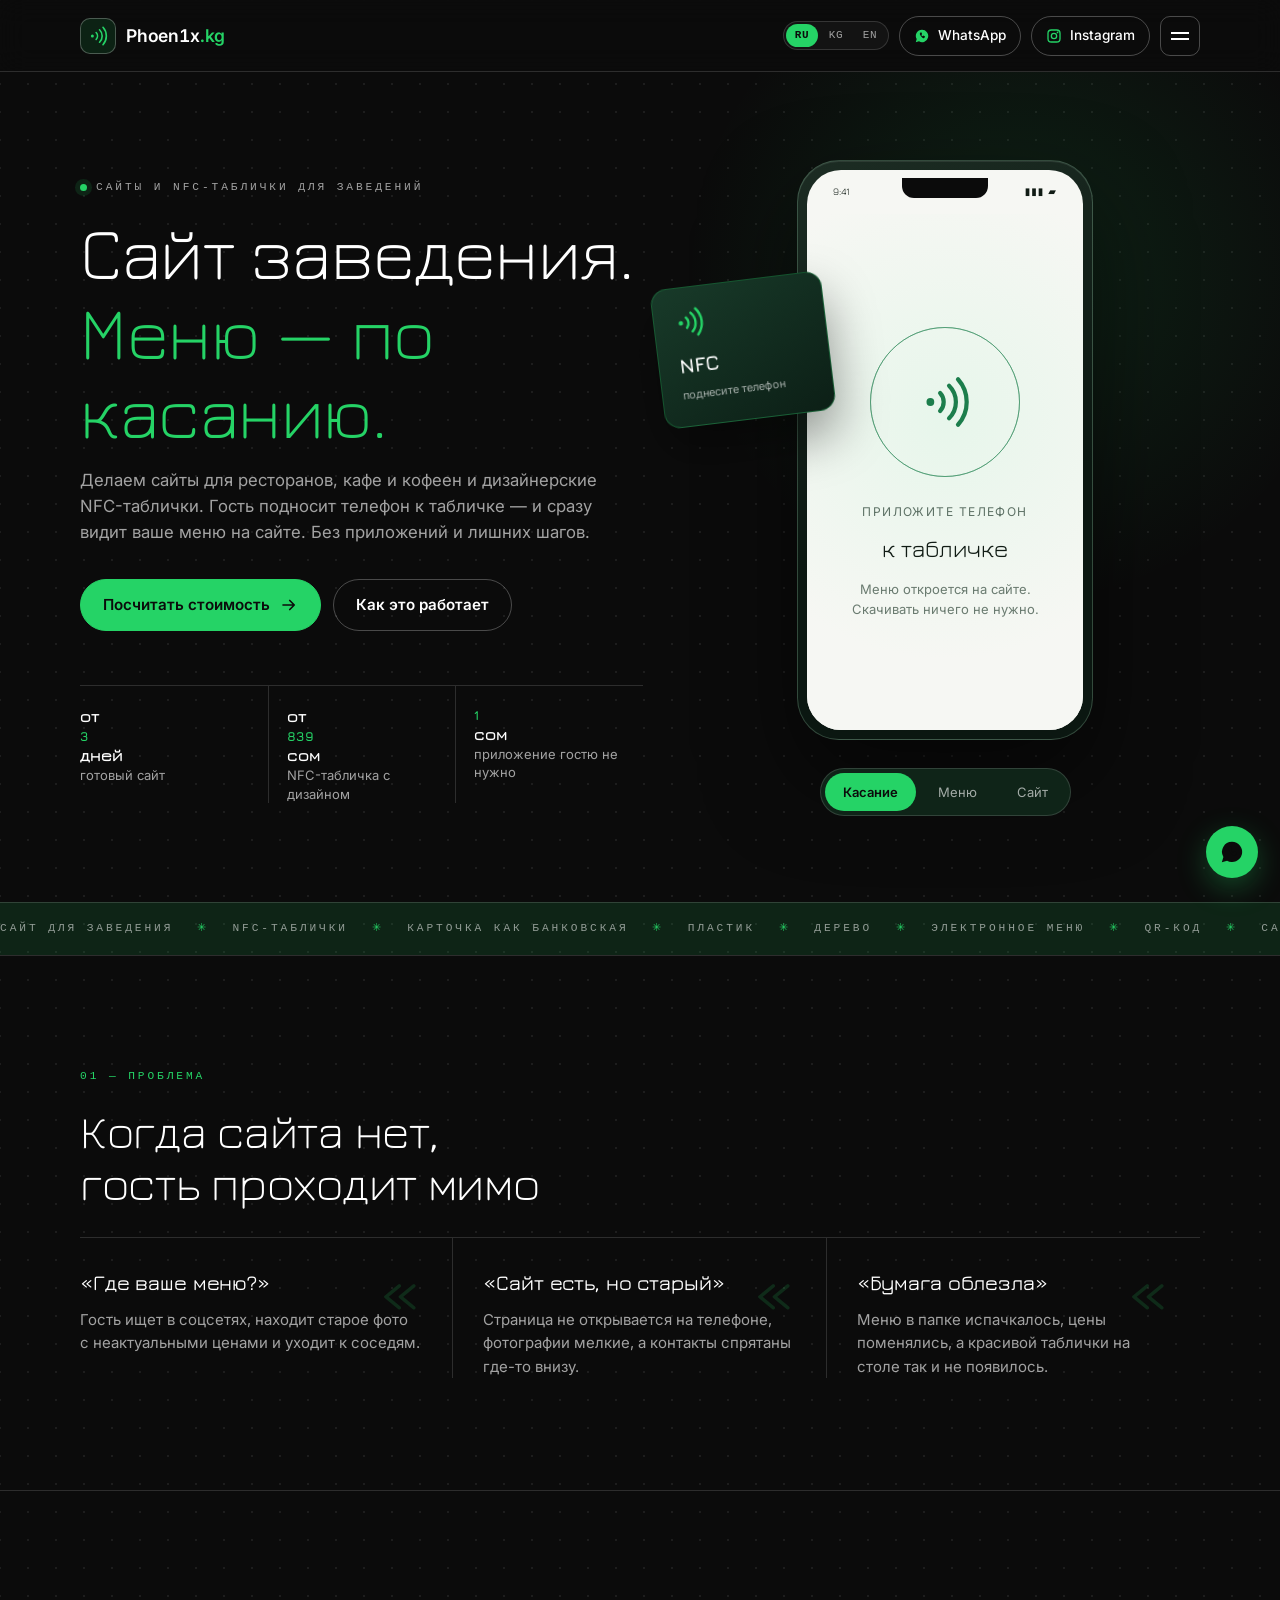
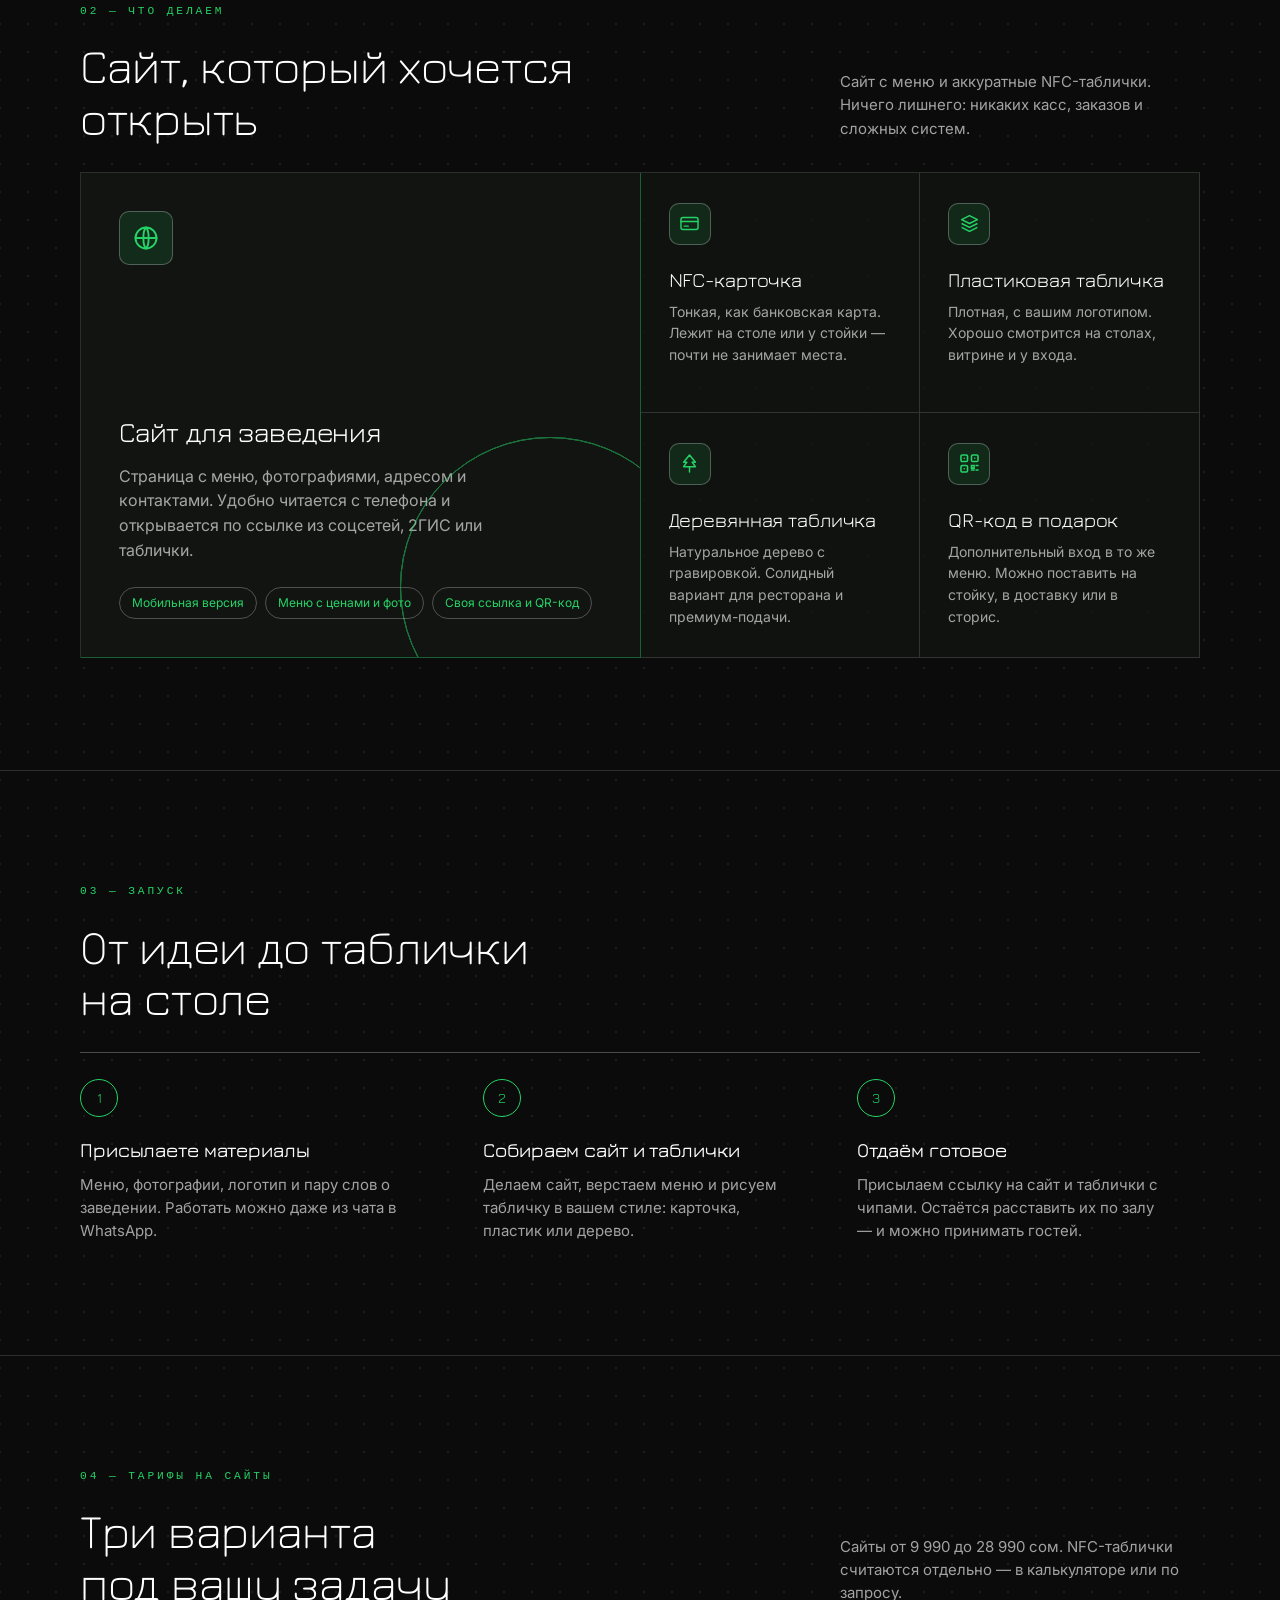
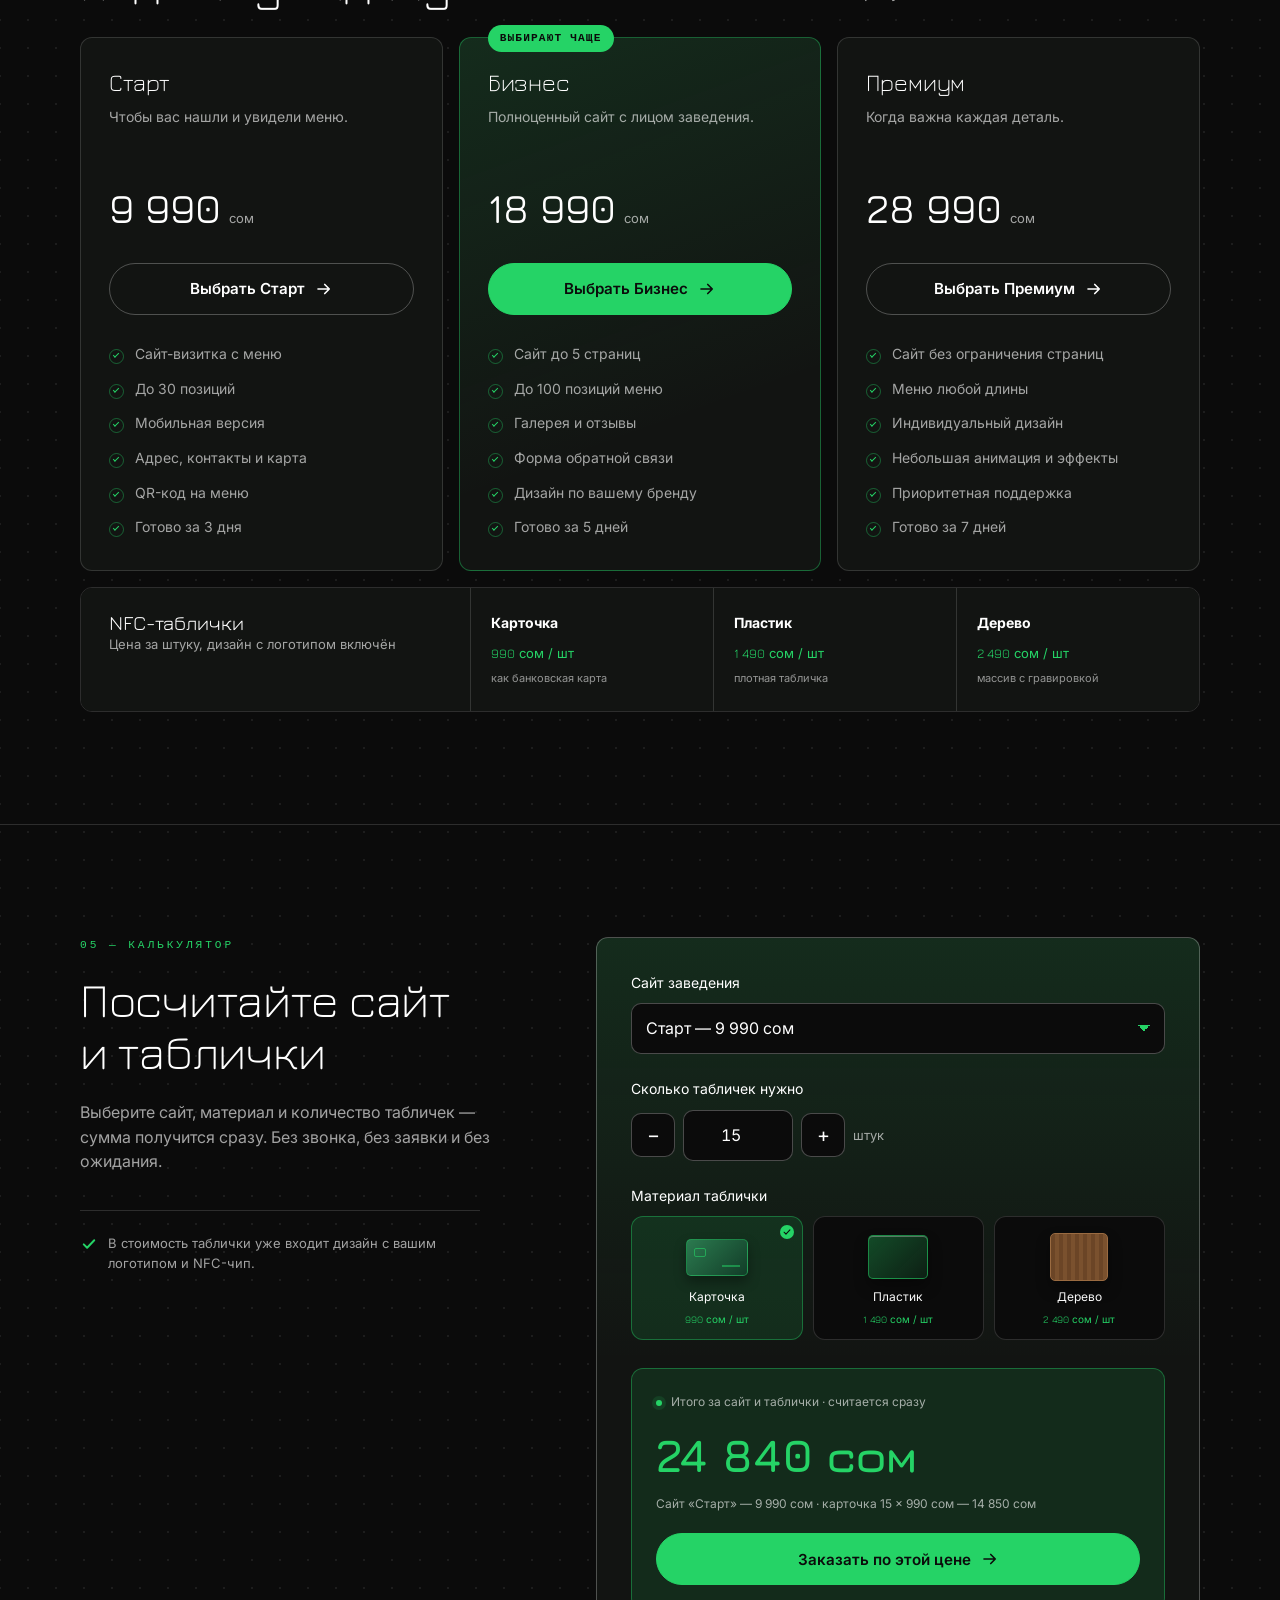
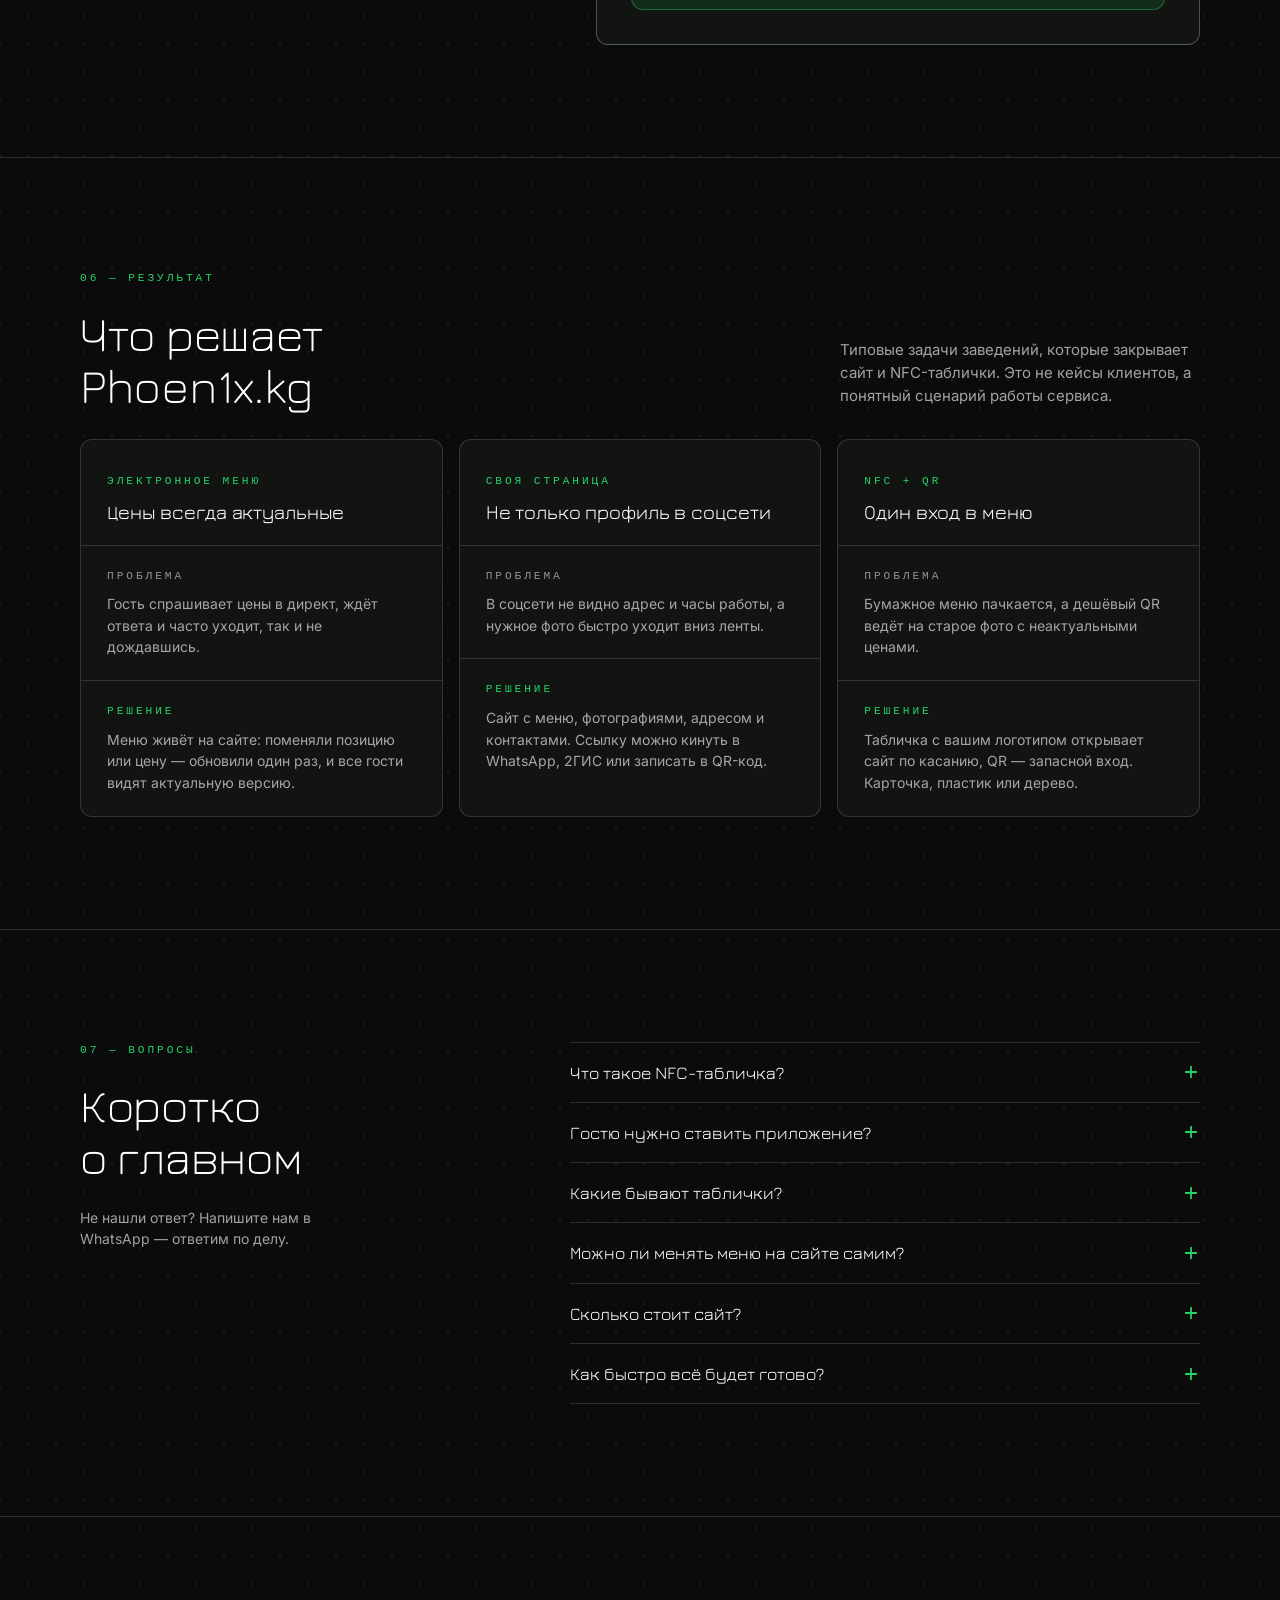
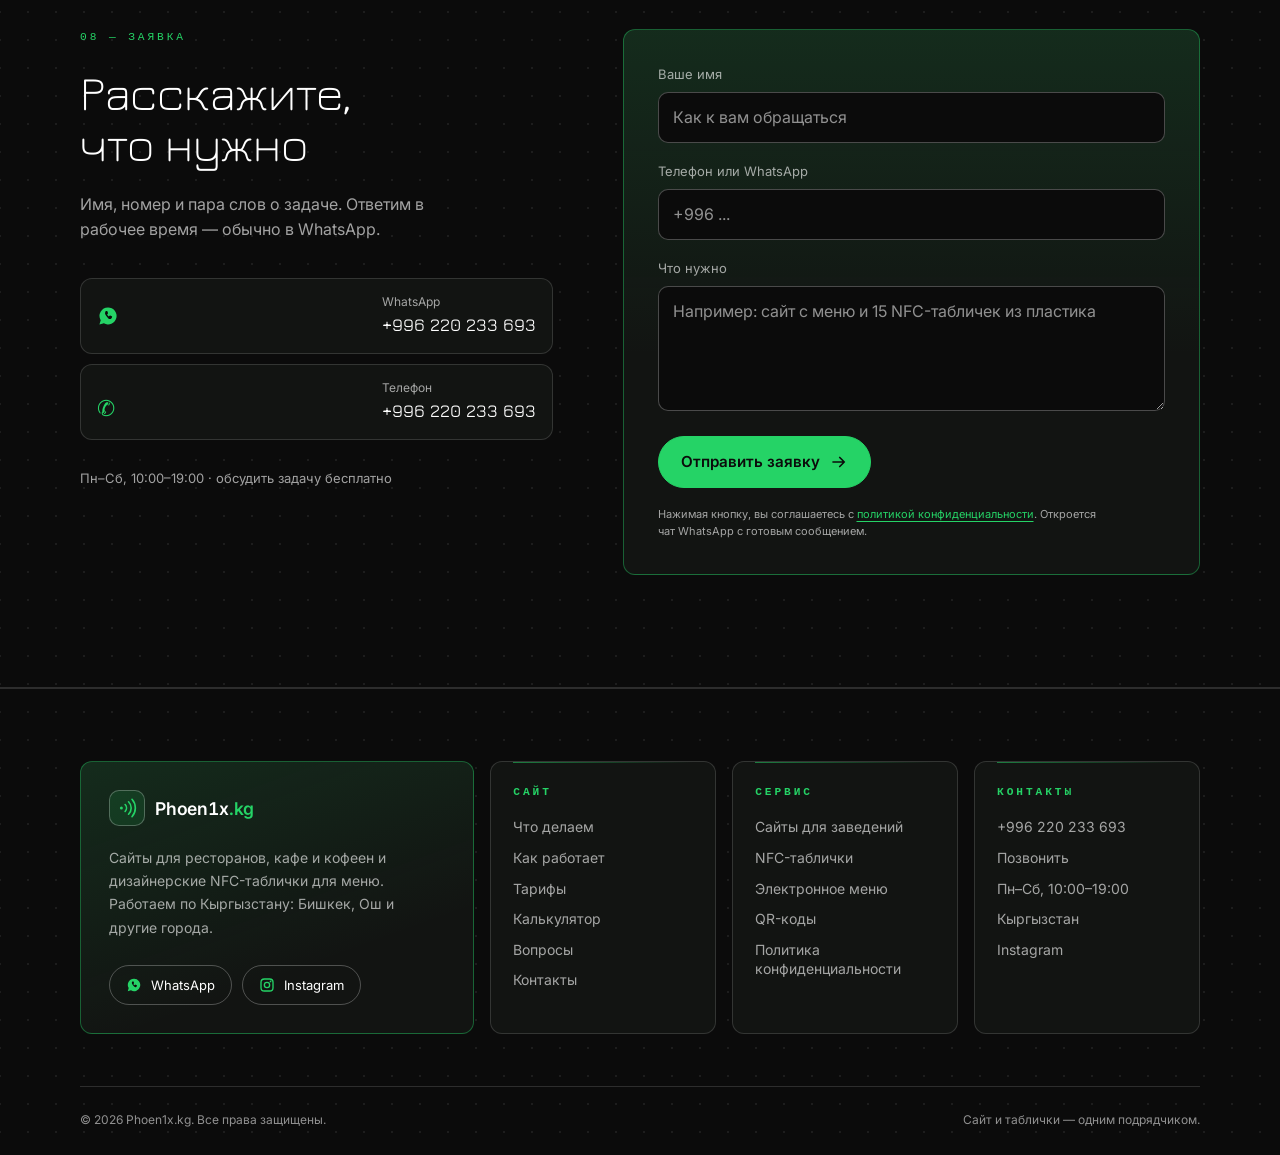
<file: index.html>
<!doctype html>
<html lang="ru">
<head>
  <meta charset="utf-8">
  <meta name="viewport" content="width=device-width, initial-scale=1">
  <meta name="theme-color" content="#0b0b0b">
  <meta name="description" content="Phoen1x.kg — сайты для ресторанов, кафе и кофеен и дизайнерские NFC-таблички по Кыргызстану: карточка, пластик или дерево. Электронное меню по касанию телефона.">
  <title>Phoen1x.kg - Цифровое решение | NFC меню</title>
  <meta name="robots" content="index, follow">
  <link rel="canonical" href="https://phoenixkg.vercel.app/">

  <meta property="og:type" content="website">
  <meta property="og:site_name" content="Phoen1x.kg">
  <meta property="og:title" content="Phoen1x.kg - Цифровое решение | NFC меню">
  <meta property="og:description" content="Сайты для ресторанов, кафе и кофеен и дизайнерские NFC-таблички. Меню по касанию телефона — без приложений.">
  <meta property="og:url" content="https://phoenixkg.vercel.app/">
  <meta property="og:locale" content="ru_RU">
  <meta name="twitter:card" content="summary">
  <meta name="twitter:title" content="Phoen1x.kg - Цифровое решение | NFC меню">
  <meta name="twitter:description" content="Сайты для заведений и NFC-таблички: карточка, пластик или дерево.">

  <!-- После подтверждения прав в Яндекс.Вебмастере и Google Search Console вставьте сюда выданные meta-теги:
  <meta name="yandex-verification" content="...">
  <meta name="google-site-verification" content="...">
  -->

  <script type="application/ld+json">
  {
    "@context": "https://schema.org",
    "@graph": [
      {
        "@type": "Organization",
        "@id": "https://phoenixkg.vercel.app/#organization",
        "name": "Phoen1x.kg",
        "url": "https://phoenixkg.vercel.app/",
        "telephone": "+996220233693",
        "description": "Сайты для ресторанов, кафе и кофеен и дизайнерские NFC-таблички для электронного меню.",
        "areaServed": { "@type": "Country", "name": "Кыргызстан" },
        "sameAs": [
          "https://wa.me/996220233693",
          "https://www.instagram.com/phoen1x.kg/"
        ]
      },
      {
        "@type": "WebSite",
        "@id": "https://phoenixkg.vercel.app/#website",
        "url": "https://phoenixkg.vercel.app/",
        "name": "Phoen1x.kg",
        "inLanguage": "ru",
        "publisher": { "@id": "https://phoenixkg.vercel.app/#organization" }
      },
      {
        "@type": "WebPage",
        "@id": "https://phoenixkg.vercel.app/#webpage",
        "url": "https://phoenixkg.vercel.app/",
        "name": "Phoen1x.kg - Цифровое решение | NFC меню",
        "isPartOf": { "@id": "https://phoenixkg.vercel.app/#website" },
        "about": { "@id": "https://phoenixkg.vercel.app/#organization" },
        "inLanguage": "ru"
      },
      {
        "@type": "Service",
        "name": "Сайты для заведений и NFC-таблички",
        "serviceType": "Сайты для ресторанов, кафе и кофеен; дизайн и производство NFC-табличек",
        "provider": { "@id": "https://phoenixkg.vercel.app/#organization" },
        "areaServed": { "@type": "Country", "name": "Кыргызстан" },
        "offers": [
          { "@type": "Offer", "name": "Сайт «Старт»", "price": "9990", "priceCurrency": "KGS" },
          { "@type": "Offer", "name": "Сайт «Бизнес»", "price": "18990", "priceCurrency": "KGS" },
          { "@type": "Offer", "name": "Сайт «Премиум»", "price": "28990", "priceCurrency": "KGS" },
          { "@type": "Offer", "name": "NFC-табличка «Карточка»", "price": "990", "priceCurrency": "KGS" },
          { "@type": "Offer", "name": "NFC-табличка «Пластик»", "price": "1490", "priceCurrency": "KGS" },
          { "@type": "Offer", "name": "NFC-табличка «Дерево»", "price": "2490", "priceCurrency": "KGS" }
        ]
      },
      {
        "@type": "FAQPage",
        "@id": "https://phoenixkg.vercel.app/#faq",
        "isPartOf": { "@id": "https://phoenixkg.vercel.app/#webpage" },
        "mainEntity": [
          {
            "@type": "Question",
            "name": "Что такое NFC-табличка?",
            "acceptedAnswer": { "@type": "Answer", "text": "Это табличка со встроенным чипом. Гость подносит к ней телефон — и браузер сам открывает ваше меню на сайте. Ни скачивать, ни сканировать ничего не нужно." }
          },
          {
            "@type": "Question",
            "name": "Гостю нужно ставить приложение?",
            "acceptedAnswer": { "@type": "Answer", "text": "Нет. Меню открывается в обычном браузере телефона. Подойдёт любой смартфон с поддержкой NFC." }
          },
          {
            "@type": "Question",
            "name": "Какие бывают таблички?",
            "acceptedAnswer": { "@type": "Answer", "text": "Три варианта: тонкая карточка как банковская, плотная пластиковая табличка и деревянная с гравировкой. Дизайн с вашим логотипом входит в цену." }
          },
          {
            "@type": "Question",
            "name": "Можно ли менять меню на сайте самим?",
            "acceptedAnswer": { "@type": "Answer", "text": "Да. Позиции, цены и фотографии меняются в панели без разработчика. Ссылка и таблички остаются теми же." }
          },
          {
            "@type": "Question",
            "name": "Сколько стоит сайт?",
            "acceptedAnswer": { "@type": "Answer", "text": "От 9 990 до 28 990 сом — в зависимости от объёма. Таблички считаются отдельно: от 990 сом за штуку. Точную сумму покажет калькулятор." }
          },
          {
            "@type": "Question",
            "name": "Как быстро всё будет готово?",
            "acceptedAnswer": { "@type": "Answer", "text": "Сайт «Старт» — от 3 дней, «Бизнес» — около 5 дней, «Премиум» — до недели. Таблички делаются вместе с сайтом." }
          }
        ]
      }
    ]
  }
  </script>

  <link rel="icon" href="data:image/svg+xml,%3Csvg xmlns='http://www.w3.org/2000/svg' viewBox='0 0 64 64'%3E%3Crect width='64' height='64' rx='14' fill='%230b0b0b'/%3E%3Cpath d='M22 24a14 14 0 0 1 0 16M30 19a23 23 0 0 1 0 26M38 14a32 32 0 0 1 0 36' fill='none' stroke='%2325d366' stroke-width='4' stroke-linecap='round'/%3E%3Ccircle cx='15' cy='32' r='3.5' fill='%2325d366'/%3E%3C/svg%3E">
  <link rel="preconnect" href="https://fonts.googleapis.com">
  <link rel="preconnect" href="https://fonts.gstatic.com" crossorigin>
  <link href="https://fonts.googleapis.com/css2?family=Inter:wght@300;400;500;600;700&family=Jura:wght@300;400;500;600;700&display=swap" rel="stylesheet">
  <link rel="stylesheet" href="styles.css">
</head>
<body>
  <svg class="svg-sprite" aria-hidden="true" focusable="false">
    <symbol id="i-nfc" viewBox="0 0 32 32">
      <circle cx="7" cy="16" r="2.4" fill="currentColor"/>
      <path d="M13 10.5a8 8 0 0 1 0 11M18.5 6a14 14 0 0 1 0 20M24 2a21 21 0 0 1 0 28" fill="none" stroke="currentColor" stroke-width="2.6" stroke-linecap="round"/>
    </symbol>
    <symbol id="i-qr" viewBox="0 0 32 32">
      <rect x="3" y="3" width="10" height="10" rx="2" fill="none" stroke="currentColor" stroke-width="2.4"/>
      <rect x="19" y="3" width="10" height="10" rx="2" fill="none" stroke="currentColor" stroke-width="2.4"/>
      <rect x="3" y="19" width="10" height="10" rx="2" fill="none" stroke="currentColor" stroke-width="2.4"/>
      <rect x="7" y="7" width="2" height="2" fill="currentColor"/><rect x="23" y="7" width="2" height="2" fill="currentColor"/><rect x="7" y="23" width="2" height="2" fill="currentColor"/>
      <path d="M19 19h4v4h-4zM26 19h3M19 26h4M26 26h3" fill="none" stroke="currentColor" stroke-width="2.4" stroke-linecap="round"/>
    </symbol>
    <symbol id="i-globe" viewBox="0 0 32 32">
      <circle cx="16" cy="16" r="12" fill="none" stroke="currentColor" stroke-width="2.2"/>
      <path d="M4 16h24M16 4c4 3.6 4 20.4 0 24M16 4c-4 3.6-4 20.4 0 24" fill="none" stroke="currentColor" stroke-width="2.2" stroke-linecap="round"/>
    </symbol>
    <symbol id="i-card" viewBox="0 0 32 32">
      <rect x="3" y="7" width="26" height="18" rx="3" fill="none" stroke="currentColor" stroke-width="2.2"/>
      <path d="M3 13h26M8 20h6" fill="none" stroke="currentColor" stroke-width="2.2" stroke-linecap="round"/>
    </symbol>
    <symbol id="i-layers" viewBox="0 0 32 32">
      <path d="m16 4 12 6-12 6L4 10l12-6Z" fill="none" stroke="currentColor" stroke-width="2.2" stroke-linejoin="round"/>
      <path d="m4 16 12 6 12-6M4 22l12 6 12-6" fill="none" stroke="currentColor" stroke-width="2.2" stroke-linejoin="round"/>
    </symbol>
    <symbol id="i-tree" viewBox="0 0 32 32">
      <path d="M16 3 7 14h5l-5 7h18l-5-7h5L16 3Z" fill="none" stroke="currentColor" stroke-width="2.2" stroke-linejoin="round"/>
      <path d="M16 21v8" fill="none" stroke="currentColor" stroke-width="2.2" stroke-linecap="round"/>
    </symbol>
    <symbol id="i-check" viewBox="0 0 24 24">
      <path d="m5 12.5 4.5 4.5L19 7" fill="none" stroke="currentColor" stroke-width="2.6" stroke-linecap="round" stroke-linejoin="round"/>
    </symbol>
    <symbol id="i-arrow" viewBox="0 0 24 24">
      <path d="M4 12h15m-6-6 6 6-6 6" fill="none" stroke="currentColor" stroke-width="2.2" stroke-linecap="round" stroke-linejoin="round"/>
    </symbol>
    <symbol id="i-wa" viewBox="0 0 32 32">
      <path d="M16 3.5a12.3 12.3 0 0 0-10.6 18.6L3.5 28.5l6.5-1.8A12.4 12.4 0 1 0 16 3.5Z" fill="currentColor"/>
      <path d="M12.3 9.6c.4-.7.8-.7 1.2-.7h1c.4 0 .8.3.9.8l.6 2.1c.1.4 0 .7-.3 1l-1 1.1c.4 1 1.2 2.1 2.4 2.8l1.2-1.2c.3-.3.7-.4 1-.2l2.2 1c.4.2.6.5.5.9-.2 1.4-1.2 2.7-1.6 2.9-.5.3-2.1 1.2-4.2-1-2-2.1-3.5-4.3-4.3-6.1-.4-1-.3-1.9.1-2.4l.3-.9Z" fill="#0b0b0b"/>
    </symbol>
    <symbol id="i-plus" viewBox="0 0 24 24">
      <path d="M12 5v14M5 12h14" fill="none" stroke="currentColor" stroke-width="2.4" stroke-linecap="round"/>
    </symbol>
    <symbol id="i-instagram" viewBox="0 0 24 24">
      <rect x="3" y="3" width="18" height="18" rx="5" fill="none" stroke="currentColor" stroke-width="2"/>
      <circle cx="12" cy="12" r="4" fill="none" stroke="currentColor" stroke-width="2"/>
      <circle cx="17.3" cy="6.7" r="1.3" fill="currentColor"/>
    </symbol>
  </svg>

  <header class="site-header" id="siteHeader">
    <div class="container header-inner">
      <a class="brand" href="#top" aria-label="Phoen1x.kg — на главную">
        <span class="brand-mark"><svg aria-hidden="true"><use href="#i-nfc"/></svg></span>
        <span class="brand-name">Phoen1x<span>.kg</span></span>
      </a>

      <nav class="nav" id="mainNav" aria-label="Основная навигация">
        <a href="#features">Что делаем</a>
        <a href="#how">Как работает</a>
        <a href="#tariffs">Тарифы</a>
        <a href="#calc">Калькулятор</a>
        <a href="#faq">Вопросы</a>
        <a class="nav-cta-mobile" href="#contact">Оставить заявку</a>
        <a href="https://www.instagram.com/phoen1x.kg/" target="_blank" rel="noopener">Instagram</a>
        <a href="privacy.html">Политика конфиденциальности</a>
      </nav>

      <div class="header-actions">
        <div class="lang-switch" role="group" aria-label="Язык / Тил / Language">
          <button type="button" data-lang="ru" class="is-active" aria-pressed="true">RU</button>
          <button type="button" data-lang="ky" aria-pressed="false">KG</button>
          <button type="button" data-lang="en" aria-pressed="false">EN</button>
        </div>
        <a class="header-wa" id="headerWa" href="https://wa.me/996220233693" target="_blank" rel="noopener">
          <svg aria-hidden="true"><use href="#i-wa"/></svg><span>WhatsApp</span>
        </a>
        <a class="header-inst" id="headerInstagram" href="https://www.instagram.com/phoen1x.kg/" target="_blank" rel="noopener" aria-label="Instagram Phoen1x.kg">
          <svg aria-hidden="true"><use href="#i-instagram"/></svg><span>Instagram</span>
        </a>
        <button class="burger" id="burger" type="button" aria-label="Открыть меню" aria-expanded="false" aria-controls="mainNav">
          <span></span><span></span>
        </button>
      </div>
    </div>
  </header>

  <main>
    <!-- HERO -->
    <section class="hero" id="top">
      <div class="hero-glow" aria-hidden="true"></div>
      <div class="container hero-grid">
        <div class="hero-copy">
          <p class="live-badge"><span class="live-dot" aria-hidden="true"></span>Сайты и NFC-таблички для заведений</p>
          <h1>Сайт заведения.<br><span>Меню — по касанию.</span></h1>
          <p class="hero-lead">Делаем сайты для ресторанов, кафе и кофеен и дизайнерские NFC-таблички. Гость подносит телефон к табличке — и сразу видит ваше меню на сайте. Без приложений и лишних шагов.</p>
          <div class="hero-actions">
            <a class="btn btn-primary" href="#calc">Посчитать стоимость <svg aria-hidden="true"><use href="#i-arrow"/></svg></a>
            <a class="btn btn-ghost" href="#how">Как это работает</a>
          </div>
          <div class="hero-facts">
            <div><strong>от <span class="roll-number" data-value="3">3</span> дней</strong><span>готовый сайт</span></div>
            <div><strong>от <span class="roll-number" data-value="990">990</span> сом</strong><span>NFC-табличка с дизайном</span></div>
            <div><strong><span class="roll-number" data-value="0" data-from="9">0</span> сом</strong><span>приложение гостю не нужно</span></div>
          </div>
        </div>

        <div class="hero-visual">
          <div class="nfc-card" aria-hidden="true">
            <div class="nfc-card-rings"><i></i><i></i><i></i></div>
            <svg class="nfc-card-icon"><use href="#i-nfc"/></svg>
            <strong>NFC</strong>
            <span>поднесите телефон</span>
          </div>

          <div class="phone" role="group" aria-label="Демонстрация сайта и меню">
            <div class="phone-frame">
              <div class="phone-notch" aria-hidden="true"></div>
              <div class="phone-screen">
                <div class="screen-status"><span>9:41</span><span class="screen-status-icons" aria-hidden="true">▮▮▮ ▰</span></div>

                <div class="screen-view is-active" data-screen="tap">
                  <div class="tap-visual" aria-hidden="true"><i></i><i></i><i></i><svg><use href="#i-nfc"/></svg></div>
                  <p class="tap-kicker">Приложите телефон</p>
                  <p class="tap-title">к табличке</p>
                  <p class="tap-note">Меню откроется на сайте.<br>Скачивать ничего не нужно.</p>
                </div>

                <div class="screen-view" data-screen="menu">
                  <div class="menu-head"><div><small>Наше меню</small><strong>Терраса</strong></div><span class="menu-bag">☰</span></div>
                  <div class="menu-tabs"><span class="is-active">Популярное</span><span>Горячее</span><span>Напитки</span></div>
                  <ul class="dish-list">
                    <li><span class="dish-thumb thumb-1"></span><span class="dish-info"><strong>Паста с курицей</strong><small>Сливки, пармезан, зелень</small></span><b>690 с</b></li>
                    <li><span class="dish-thumb thumb-2"></span><span class="dish-info"><strong>Салат с киноа</strong><small>Авокадо, томаты, лайм</small></span><b>520 с</b></li>
                    <li><span class="dish-thumb thumb-3"></span><span class="dish-info"><strong>Латте</strong><small>Овсяное молоко</small></span><b>280 с</b></li>
                  </ul>
                  <div class="menu-total"><span>Меню целиком</span><strong>Смотреть все</strong><span class="menu-order">Открыть <svg aria-hidden="true"><use href="#i-arrow"/></svg></span></div>
                </div>

                <div class="screen-view" data-screen="site">
                  <div class="site-demo">
                    <div class="site-demo-head"><span class="site-demo-logo">ТЕРРАСА</span><span class="site-demo-menu">МЕНЮ · КОНТАКТЫ</span></div>
                    <div class="site-demo-hero">
                      <small>КАФЕ · ОШ</small>
                      <strong>Вкусно<br>и по-домашнему</strong>
                      <span class="site-demo-btn">Посмотреть меню</span>
                    </div>
                    <div class="site-demo-cards"><i></i><i></i></div>
                  </div>
                </div>
              </div>
            </div>
          </div>

          <div class="demo-controls" role="group" aria-label="Переключить экран демо">
            <button class="is-active" type="button" data-go="tap">Касание</button>
            <button type="button" data-go="menu">Меню</button>
            <button type="button" data-go="site">Сайт</button>
          </div>
        </div>
      </div>

      <div class="ticker" aria-hidden="true">
        <div class="ticker-track">
          <span>САЙТ ДЛЯ ЗАВЕДЕНИЯ <i>✳</i> NFC-ТАБЛИЧКИ <i>✳</i> КАРТОЧКА КАК БАНКОВСКАЯ <i>✳</i> ПЛАСТИК <i>✳</i> ДЕРЕВО <i>✳</i> ЭЛЕКТРОННОЕ МЕНЮ <i>✳</i> QR-КОД <i>✳</i>&nbsp;</span>
          <span>САЙТ ДЛЯ ЗАВЕДЕНИЯ <i>✳</i> NFC-ТАБЛИЧКИ <i>✳</i> КАРТОЧКА КАК БАНКОВСКАЯ <i>✳</i> ПЛАСТИК <i>✳</i> ДЕРЕВО <i>✳</i> ЭЛЕКТРОННОЕ МЕНЮ <i>✳</i> QR-КОД <i>✳</i>&nbsp;</span>
        </div>
      </div>
    </section>

    <!-- PROBLEM -->
    <section class="section" id="problem">
      <div class="container">
        <div class="section-head">
          <span class="section-index">01 — проблема</span>
          <h2>Когда сайта нет,<br>гость проходит мимо</h2>
        </div>
        <div class="problem-grid">
          <article class="problem-item">
            <span class="problem-quote">«</span>
            <h3>«Где ваше меню?»</h3>
            <p>Гость ищет в соцсетях, находит старое фото с неактуальными ценами и уходит к соседям.</p>
          </article>
          <article class="problem-item">
            <span class="problem-quote">«</span>
            <h3>«Сайт есть, но старый»</h3>
            <p>Страница не открывается на телефоне, фотографии мелкие, а контакты спрятаны где-то внизу.</p>
          </article>
          <article class="problem-item">
            <span class="problem-quote">«</span>
            <h3>«Бумага облезла»</h3>
            <p>Меню в папке испачкалось, цены поменялись, а красивой таблички на столе так и не появилось.</p>
          </article>
        </div>
      </div>
    </section>

    <!-- FEATURES -->
    <section class="section section-features" id="features">
      <div class="container">
        <div class="section-head section-head-split">
          <div>
            <span class="section-index">02 — что делаем</span>
            <h2>Сайт, который хочется<br>открыть</h2>
          </div>
          <p class="section-note">Сайт с меню и аккуратные NFC-таблички. Ничего лишнего: никаких касс, заказов и сложных систем.</p>
        </div>

        <div class="feature-grid">
          <article class="feature feature-main">
            <div class="feature-icon"><svg aria-hidden="true"><use href="#i-globe"/></svg></div>
            <div class="feature-body">
              <h3>Сайт для заведения</h3>
              <p>Страница с меню, фотографиями, адресом и контактами. Удобно читается с телефона и открывается по ссылке из соцсетей, 2ГИС или таблички.</p>
              <ul class="feature-tags"><li>Мобильная версия</li><li>Меню с ценами и фото</li><li>Своя ссылка и QR-код</li></ul>
            </div>
            <div class="feature-art" aria-hidden="true"><span></span><span></span><span></span></div>
          </article>

          <article class="feature">
            <div class="feature-icon"><svg aria-hidden="true"><use href="#i-card"/></svg></div>
            <h3>NFC-карточка</h3>
            <p>Тонкая, как банковская карта. Лежит на столе или у стойки — почти не занимает места.</p>
          </article>

          <article class="feature">
            <div class="feature-icon"><svg aria-hidden="true"><use href="#i-layers"/></svg></div>
            <h3>Пластиковая табличка</h3>
            <p>Плотная, с вашим логотипом. Хорошо смотрится на столах, витрине и у входа.</p>
          </article>

          <article class="feature">
            <div class="feature-icon"><svg aria-hidden="true"><use href="#i-tree"/></svg></div>
            <h3>Деревянная табличка</h3>
            <p>Натуральное дерево с гравировкой. Солидный вариант для ресторана и премиум-подачи.</p>
          </article>

          <article class="feature">
            <div class="feature-icon"><svg aria-hidden="true"><use href="#i-qr"/></svg></div>
            <h3>QR-код в подарок</h3>
            <p>Дополнительный вход в то же меню. Можно поставить на стойку, в доставку или в сторис.</p>
          </article>
        </div>
      </div>
    </section>

    <!-- HOW -->
    <section class="section" id="how">
      <div class="container">
        <div class="section-head">
          <span class="section-index">03 — запуск</span>
          <h2>От идеи до таблички<br>на столе</h2>
        </div>
        <ol class="steps">
          <li><span class="step-num roll-number" data-value="1">1</span><h3>Присылаете материалы</h3><p>Меню, фотографии, логотип и пару слов о заведении. Работать можно даже из чата в WhatsApp.</p></li>
          <li><span class="step-num roll-number" data-value="2">2</span><h3>Собираем сайт и таблички</h3><p>Делаем сайт, верстаем меню и рисуем табличку в вашем стиле: карточка, пластик или дерево.</p></li>
          <li><span class="step-num roll-number" data-value="3">3</span><h3>Отдаём готовое</h3><p>Присылаем ссылку на сайт и таблички с чипами. Остаётся расставить их по залу — и можно принимать гостей.</p></li>
        </ol>
      </div>
    </section>

    <!-- TARIFFS -->
    <section class="section section-tariffs" id="tariffs">
      <div class="container">
        <div class="section-head section-head-split">
          <div>
            <span class="section-index">04 — тарифы на сайты</span>
            <h2>Три варианта<br>под вашу задачу</h2>
          </div>
          <p class="section-note">Сайты от 9 990 до 28 990 сом. NFC-таблички считаются отдельно — в калькуляторе или по запросу.</p>
        </div>

        <div class="tariff-grid">
          <article class="tariff">
            <div class="tariff-top"><h3>Старт</h3><p>Чтобы вас нашли и увидели меню.</p></div>
            <div class="tariff-price"><strong><span class="roll-number" data-value="9990">9 990</span></strong><span>сом</span></div>
            <a class="btn btn-outline" href="#contact">Выбрать Старт <svg aria-hidden="true"><use href="#i-arrow"/></svg></a>
            <ul class="tariff-list">
              <li>Сайт-визитка с меню</li>
              <li>До 30 позиций</li>
              <li>Мобильная версия</li>
              <li>Адрес, контакты и карта</li>
              <li>QR-код на меню</li>
              <li>Готово за 3 дня</li>
            </ul>
          </article>

          <article class="tariff tariff-featured">
            <span class="tariff-badge">Выбирают чаще</span>
            <div class="tariff-top"><h3>Бизнес</h3><p>Полноценный сайт с лицом заведения.</p></div>
            <div class="tariff-price"><strong><span class="roll-number" data-value="18990">18 990</span></strong><span>сом</span></div>
            <a class="btn btn-primary" href="#contact">Выбрать Бизнес <svg aria-hidden="true"><use href="#i-arrow"/></svg></a>
            <ul class="tariff-list">
              <li>Сайт до 5 страниц</li>
              <li>До 100 позиций меню</li>
              <li>Галерея и отзывы</li>
              <li>Форма обратной связи</li>
              <li>Дизайн по вашему бренду</li>
              <li>Готово за 5 дней</li>
            </ul>
          </article>

          <article class="tariff">
            <div class="tariff-top"><h3>Премиум</h3><p>Когда важна каждая деталь.</p></div>
            <div class="tariff-price"><strong><span class="roll-number" data-value="28990">28 990</span></strong><span>сом</span></div>
            <a class="btn btn-outline" href="#contact">Выбрать Премиум <svg aria-hidden="true"><use href="#i-arrow"/></svg></a>
            <ul class="tariff-list">
              <li>Сайт без ограничения страниц</li>
              <li>Меню любой длины</li>
              <li>Индивидуальный дизайн</li>
              <li>Небольшая анимация и эффекты</li>
              <li>Приоритетная поддержка</li>
              <li>Готово за 7 дней</li>
            </ul>
          </article>
        </div>

        <div class="addons">
          <div class="addons-head"><h3>NFC-таблички</h3><p>Цена за штуку, дизайн с логотипом включён</p></div>
          <div class="addon"><strong>Карточка</strong><span><span class="roll-number" data-value="990">990</span> сом / шт</span><small>как банковская карта</small></div>
          <div class="addon"><strong>Пластик</strong><span><span class="roll-number" data-value="1490">1 490</span> сом / шт</span><small>плотная табличка</small></div>
          <div class="addon"><strong>Дерево</strong><span><span class="roll-number" data-value="2490">2 490</span> сом / шт</span><small>массив с гравировкой</small></div>
        </div>
      </div>
    </section>

    <!-- CALCULATOR -->
    <section class="section section-calc" id="calc">
      <div class="container calc-grid">
        <div class="calc-copy">
          <span class="section-index">05 — калькулятор</span>
          <h2>Посчитайте сайт<br>и таблички</h2>
          <p>Выберите сайт, материал и количество табличек — сумма получится сразу. Без звонка, без заявки и без ожидания.</p>
          <div class="calc-hint"><svg aria-hidden="true"><use href="#i-check"/></svg><span>В стоимость таблички уже входит дизайн с вашим логотипом и NFC-чип.</span></div>
        </div>

        <form class="calc-card" id="calcForm" novalidate>
          <div class="calc-row">
            <label for="sitePlan">Сайт заведения</label>
            <select id="sitePlan" name="sitePlan">
              <option value="start">Старт — 9 990 сом</option>
              <option value="business">Бизнес — 18 990 сом</option>
              <option value="premium">Премиум — 28 990 сом</option>
            </select>
          </div>

          <div class="calc-row">
            <label for="plateCount">Сколько табличек нужно</label>
            <div class="plate-count-row">
              <button class="step-btn" type="button" data-step="-1" aria-label="Уменьшить количество">−</button>
              <input id="plateCount" name="plateCount" type="number" min="1" max="500" value="15">
              <button class="step-btn" type="button" data-step="1" aria-label="Увеличить количество">+</button>
              <span>штук</span>
            </div>
          </div>

          <div class="calc-row">
            <span class="calc-label">Материал таблички</span>
            <div class="plate-options" role="radiogroup" aria-label="Материал таблички">
              <label class="plate-option is-selected">
                <input type="radio" name="plateType" value="card" checked>
                <span class="plate-visual-wrap"><span class="plate-visual plate-visual-card" aria-hidden="true"><i></i></span></span>
                <span class="plate-name">Карточка</span>
                <span class="plate-price"><span class="roll-number" data-value="990">990</span> сом / шт</span>
                <svg class="plate-check" aria-hidden="true"><use href="#i-check"/></svg>
              </label>
              <label class="plate-option">
                <input type="radio" name="plateType" value="plastic">
                <span class="plate-visual-wrap"><span class="plate-visual plate-visual-plastic" aria-hidden="true"></span></span>
                <span class="plate-name">Пластик</span>
                <span class="plate-price"><span class="roll-number" data-value="1490">1 490</span> сом / шт</span>
                <svg class="plate-check" aria-hidden="true"><use href="#i-check"/></svg>
              </label>
              <label class="plate-option">
                <input type="radio" name="plateType" value="wood">
                <span class="plate-visual-wrap"><span class="plate-visual plate-visual-wood" aria-hidden="true"></span></span>
                <span class="plate-name">Дерево</span>
                <span class="plate-price"><span class="roll-number" data-value="2490">2 490</span> сом / шт</span>
                <svg class="plate-check" aria-hidden="true"><use href="#i-check"/></svg>
              </label>
            </div>
          </div>

          <div class="calc-result">
            <span class="calc-result-label">Итого за сайт и таблички · считается сразу</span>
            <strong id="estimate">—</strong>
            <span class="sr-only" id="estimateAnnounce" aria-live="polite"></span>
            <p id="breakdown"></p>
            <a class="btn btn-primary calc-cta" id="calcCta" href="#contact">Заказать по этой цене <svg aria-hidden="true"><use href="#i-arrow"/></svg></a>
          </div>
        </form>
      </div>
    </section>

    <!-- CASES -->
    <section class="section section-cases" id="cases">
      <div class="container">
        <div class="section-head section-head-split">
          <div>
            <span class="section-index">06 — результат</span>
            <h2>Что решает<br>Phoen1x.kg</h2>
          </div>
          <p class="section-note">Типовые задачи заведений, которые закрывает сайт и NFC-таблички. Это не кейсы клиентов, а понятный сценарий работы сервиса.</p>
        </div>

        <div class="case-grid">
          <article class="case">
            <header><span class="case-type">Электронное меню</span><h3>Цены всегда актуальные</h3></header>
            <div class="case-col case-was"><span>Проблема</span><p>Гость спрашивает цены в директ, ждёт ответа и часто уходит, так и не дождавшись.</p></div>
            <div class="case-col case-now"><span>Решение</span><p>Меню живёт на сайте: поменяли позицию или цену — обновили один раз, и все гости видят актуальную версию.</p></div>
          </article>

          <article class="case">
            <header><span class="case-type">Своя страница</span><h3>Не только профиль в соцсети</h3></header>
            <div class="case-col case-was"><span>Проблема</span><p>В соцсети не видно адрес и часы работы, а нужное фото быстро уходит вниз ленты.</p></div>
            <div class="case-col case-now"><span>Решение</span><p>Сайт с меню, фотографиями, адресом и контактами. Ссылку можно кинуть в WhatsApp, 2ГИС или записать в QR-код.</p></div>
          </article>

          <article class="case">
            <header><span class="case-type">NFC + QR</span><h3>Один вход в меню</h3></header>
            <div class="case-col case-was"><span>Проблема</span><p>Бумажное меню пачкается, а дешёвый QR ведёт на старое фото с неактуальными ценами.</p></div>
            <div class="case-col case-now"><span>Решение</span><p>Табличка с вашим логотипом открывает сайт по касанию, QR — запасной вход. Карточка, пластик или дерево.</p></div>
          </article>
        </div>
      </div>
    </section>

    <!-- FAQ -->
    <section class="section" id="faq">
      <div class="container faq-grid">
        <div class="section-head">
          <span class="section-index">07 — вопросы</span>
          <h2>Коротко<br>о главном</h2>
          <p class="faq-aside">Не нашли ответ? Напишите нам в WhatsApp — ответим по делу.</p>
        </div>
        <div class="faq-list">
          <details><summary>Что такое NFC-табличка?<svg aria-hidden="true"><use href="#i-plus"/></svg></summary><p>Это табличка со встроенным чипом. Гость подносит к ней телефон — и браузер сам открывает ваше меню на сайте. Ни скачивать, ни сканировать ничего не нужно.</p></details>
          <details><summary>Гостю нужно ставить приложение?<svg aria-hidden="true"><use href="#i-plus"/></svg></summary><p>Нет. Меню открывается в обычном браузере телефона. Подойдёт любой смартфон с поддержкой NFC.</p></details>
          <details><summary>Какие бывают таблички?<svg aria-hidden="true"><use href="#i-plus"/></svg></summary><p>Три варианта: тонкая карточка как банковская, плотная пластиковая табличка и деревянная с гравировкой. Дизайн с вашим логотипом входит в цену.</p></details>
          <details><summary>Можно ли менять меню на сайте самим?<svg aria-hidden="true"><use href="#i-plus"/></svg></summary><p>Да. Позиции, цены и фотографии меняются в панели без разработчика. Ссылка и таблички остаются теми же.</p></details>
          <details><summary>Сколько стоит сайт?<svg aria-hidden="true"><use href="#i-plus"/></svg></summary><p>От 9 990 до 28 990 сом — в зависимости от объёма. Таблички считаются отдельно: от 990 сом за штуку. Точную сумму покажет калькулятор.</p></details>
          <details><summary>Как быстро всё будет готово?<svg aria-hidden="true"><use href="#i-plus"/></svg></summary><p>Сайт «Старт» — от 3 дней, «Бизнес» — около 5 дней, «Премиум» — до недели. Таблички делаются вместе с сайтом.</p></details>
        </div>
      </div>
    </section>

    <!-- CONTACT -->
    <section class="section section-contact" id="contact">
      <div class="container contact-grid">
        <div class="contact-copy">
          <span class="section-index">08 — заявка</span>
          <h2>Расскажите,<br>что нужно</h2>
          <p>Имя, номер и пара слов о задаче. Ответим в рабочее время — обычно в WhatsApp.</p>
          <div class="contact-details">
            <a href="https://wa.me/996220233693" target="_blank" rel="noopener"><svg aria-hidden="true"><use href="#i-wa"/></svg><span><small>WhatsApp</small><strong>+996 220 233 693</strong></span></a>
            <a href="tel:+996220233693"><span class="contact-phone-icon" aria-hidden="true">✆</span><span><small>Телефон</small><strong>+996 220 233 693</strong></span></a>
          </div>
          <p class="contact-schedule">Пн–Сб, 10:00–19:00 · обсудить задачу бесплатно</p>
        </div>

        <form class="contact-form" id="contactForm" novalidate>
          <div class="form-row"><label for="cName">Ваше имя</label><input id="cName" name="name" type="text" placeholder="Как к вам обращаться" required></div>
          <div class="form-row"><label for="cPhone">Телефон или WhatsApp</label><input id="cPhone" name="phone" type="tel" placeholder="+996 ..." required></div>
          <div class="form-row"><label for="cMessage">Что нужно</label><textarea id="cMessage" name="message" rows="4" placeholder="Например: сайт с меню и 15 NFC-табличек из пластика"></textarea></div>
          <button class="btn btn-primary" type="submit">Отправить заявку <svg aria-hidden="true"><use href="#i-arrow"/></svg></button>
          <p class="form-note">Нажимая кнопку, вы соглашаетесь с <a href="privacy.html" target="_blank" rel="noopener">политикой конфиденциальности</a>. Откроется чат WhatsApp с готовым сообщением.</p>
        </form>
      </div>
    </section>
  </main>

  <footer class="site-footer" id="footer">
    <div class="container">
      <div class="footer-top">
        <div class="footer-brand">
          <a class="brand" href="#top"><span class="brand-mark"><svg aria-hidden="true"><use href="#i-nfc"/></svg></span><span class="brand-name">Phoen1x<span>.kg</span></span></a>
          <p>Сайты для ресторанов, кафе и кофеен и дизайнерские NFC-таблички для меню. Работаем по Кыргызстану: Бишкек, Ош и другие города.</p>
          <div class="footer-social">
            <a href="https://wa.me/996220233693" target="_blank" rel="noopener" aria-label="Написать в WhatsApp"><svg aria-hidden="true"><use href="#i-wa"/></svg><span>WhatsApp</span></a>
            <a href="https://www.instagram.com/phoen1x.kg/" target="_blank" rel="noopener" aria-label="Instagram Phoen1x.kg"><svg aria-hidden="true"><use href="#i-instagram"/></svg><span>Instagram</span></a>
          </div>
        </div>

        <nav class="footer-nav" aria-label="Навигация в подвале">
          <div class="footer-col">
            <h3>Сайт</h3>
            <a href="#features">Что делаем</a>
            <a href="#how">Как работает</a>
            <a href="#tariffs">Тарифы</a>
            <a href="#calc">Калькулятор</a>
            <a href="#faq">Вопросы</a>
            <a href="#contact">Контакты</a>
          </div>
          <div class="footer-col">
            <h3>Сервис</h3>
            <a href="#features">Сайты для заведений</a>
            <a href="#features">NFC-таблички</a>
            <a href="#features">Электронное меню</a>
            <a href="#features">QR-коды</a>
            <a href="privacy.html">Политика конфиденциальности</a>
          </div>
          <div class="footer-col">
            <h3>Контакты</h3>
            <a href="https://wa.me/996220233693" target="_blank" rel="noopener">+996 220 233 693</a>
            <a href="tel:+996220233693">Позвонить</a>
            <span>Пн–Сб, 10:00–19:00</span>
            <span>Кыргызстан</span>
            <a href="https://www.instagram.com/phoen1x.kg/" target="_blank" rel="noopener">Instagram</a>
          </div>
        </nav>
      </div>

      <div class="footer-bottom"><span>© 2026 Phoen1x.kg. Все права защищены.</span><span>Сайт и таблички — одним подрядчиком.</span></div>
    </div>
  </footer>

  <a class="floating-wa" href="https://wa.me/996220233693" target="_blank" rel="noopener" aria-label="Написать в WhatsApp"><svg aria-hidden="true"><use href="#i-wa"/></svg></a>

  <script src="i18n.js"></script>
  <script src="script.js"></script>
</body>
</html>
</file>
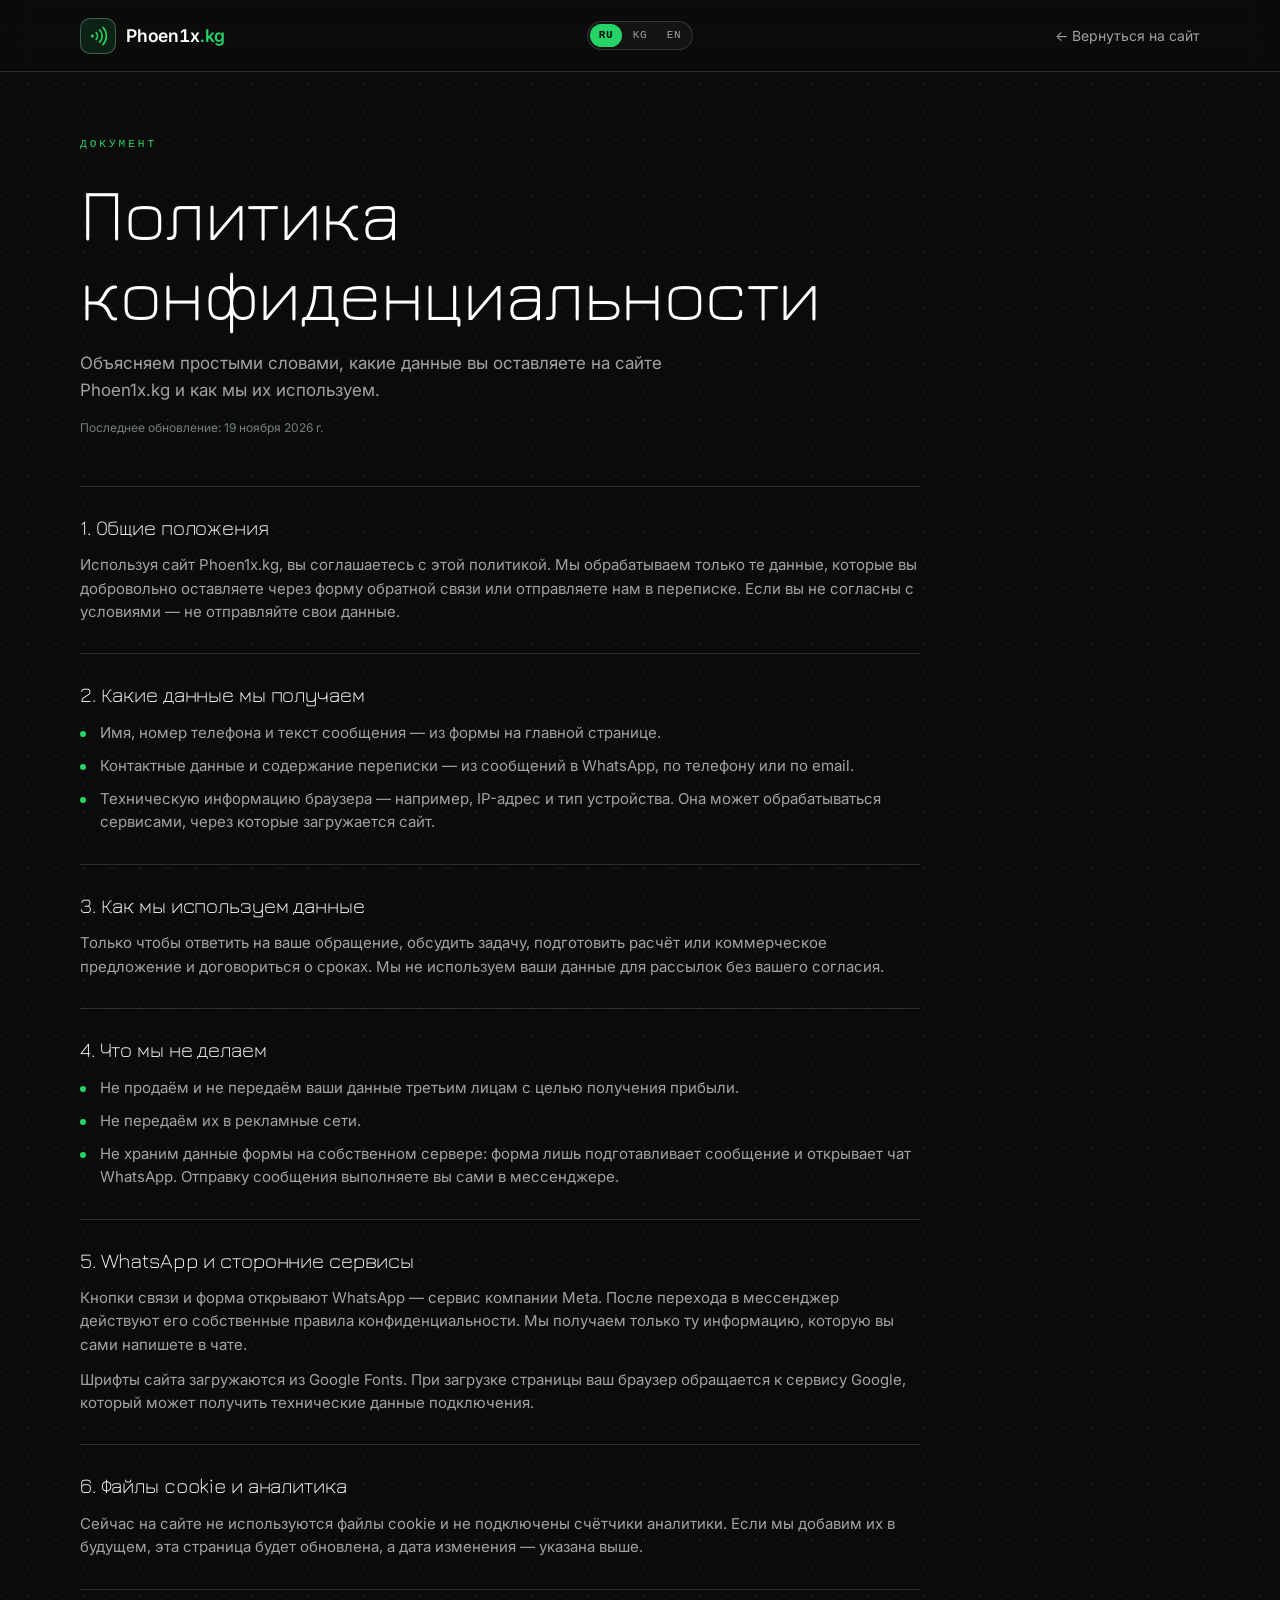
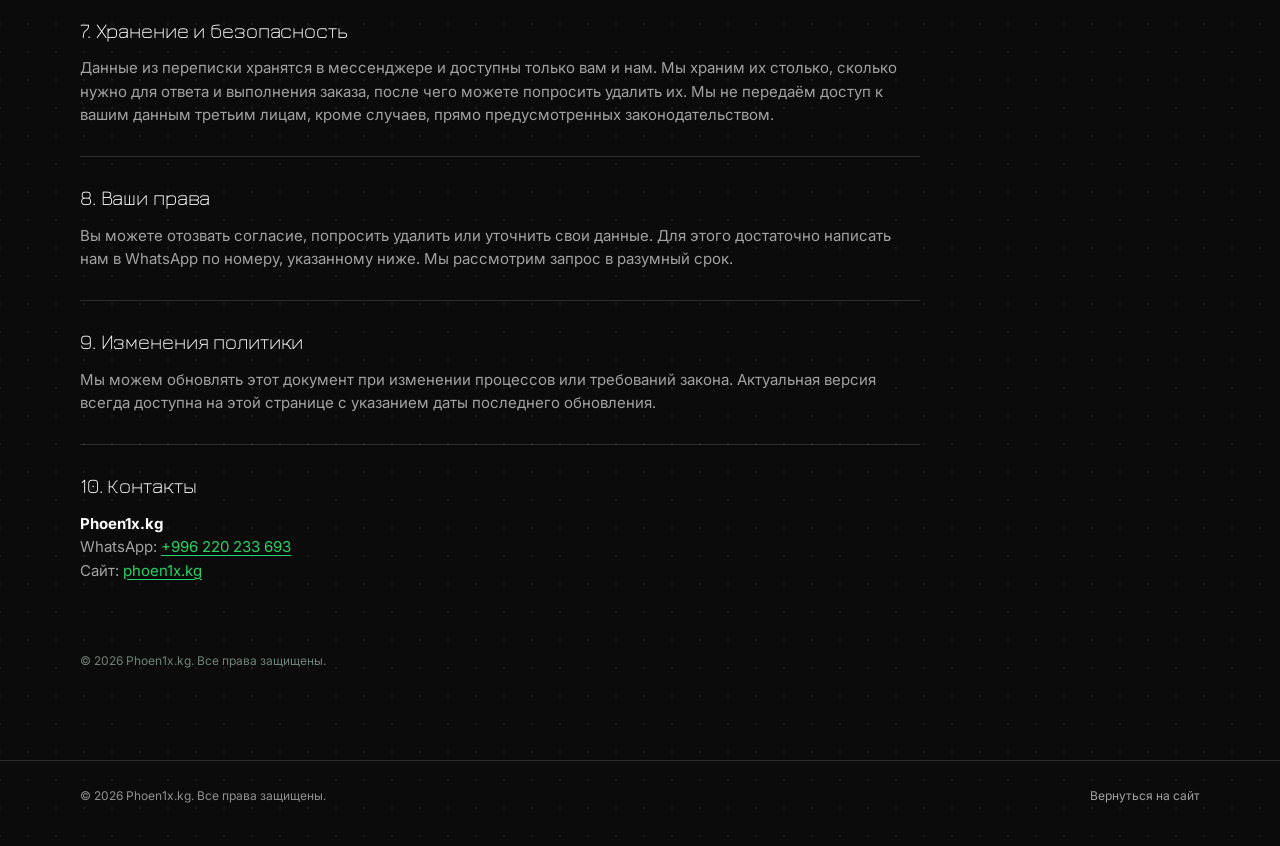
<file: privacy.html>
<!doctype html>
<html lang="ru">
<head>
  <meta charset="utf-8">
  <meta name="viewport" content="width=device-width, initial-scale=1">
  <meta name="theme-color" content="#0b0b0b">
  <meta name="description" content="Политика конфиденциальности Phoen1x.kg — как мы обрабатываем данные, отправленные через сайт и WhatsApp.">
  <title>Политика конфиденциальности — Phoen1x.kg</title>
  <meta name="robots" content="index, follow">
  <link rel="canonical" href="https://phoenixkg.vercel.app/privacy.html">
  <meta property="og:type" content="website">
  <meta property="og:site_name" content="Phoen1x.kg">
  <meta property="og:title" content="Политика конфиденциальности — Phoen1x.kg">
  <meta property="og:url" content="https://phoenixkg.vercel.app/privacy.html">
  <meta property="og:locale" content="ru_RU">
  <link rel="icon" href="data:image/svg+xml,%3Csvg xmlns='http://www.w3.org/2000/svg' viewBox='0 0 64 64'%3E%3Crect width='64' height='64' rx='14' fill='%230b0b0b'/%3E%3Cpath d='M22 24a14 14 0 0 1 0 16M30 19a23 23 0 0 1 0 26M38 14a32 32 0 0 1 0 36' fill='none' stroke='%2325d366' stroke-width='4' stroke-linecap='round'/%3E%3Ccircle cx='15' cy='32' r='3.5' fill='%2325d366'/%3E%3C/svg%3E">
  <link rel="preconnect" href="https://fonts.googleapis.com">
  <link rel="preconnect" href="https://fonts.gstatic.com" crossorigin>
  <link href="https://fonts.googleapis.com/css2?family=Inter:wght@300;400;500;600;700&family=Jura:wght@300;400;500;600;700&display=swap" rel="stylesheet">
  <link rel="stylesheet" href="styles.css">
</head>
<body>
  <svg class="svg-sprite" aria-hidden="true" focusable="false">
    <symbol id="i-nfc" viewBox="0 0 32 32">
      <circle cx="7" cy="16" r="2.4" fill="currentColor"/>
      <path d="M13 10.5a8 8 0 0 1 0 11M18.5 6a14 14 0 0 1 0 20M24 2a21 21 0 0 1 0 28" fill="none" stroke="currentColor" stroke-width="2.6" stroke-linecap="round"/>
    </symbol>
  </svg>

  <header class="site-header">
    <div class="container header-inner">
      <a class="brand" href="index.html" aria-label="Phoen1x.kg — на главную">
        <span class="brand-mark"><svg aria-hidden="true"><use href="#i-nfc"/></svg></span>
        <span class="brand-name">Phoen1x<span>.kg</span></span>
      </a>
      <div class="lang-switch legal-lang" role="group" aria-label="Язык / Тил / Language">
        <button type="button" data-lang="ru" class="is-active" aria-pressed="true">RU</button>
        <button type="button" data-lang="ky" aria-pressed="false">KG</button>
        <button type="button" data-lang="en" aria-pressed="false">EN</button>
      </div>
      <a class="header-return" href="index.html">← Вернуться на сайт</a>
    </div>
  </header>

  <main class="container legal">
    <div class="legal-head">
      <span class="section-index">Документ</span>
      <h1>Политика<br>конфиденциальности</h1>
      <p class="legal-lead">Объясняем простыми словами, какие данные вы оставляете на сайте Phoen1x.kg и как мы их используем.</p>
      <p class="legal-date">Последнее обновление: 19 ноября 2026 г.</p>
    </div>

    <div class="legal-doc">
      <section>
        <h2>1. Общие положения</h2>
        <p>Используя сайт Phoen1x.kg, вы соглашаетесь с этой политикой. Мы обрабатываем только те данные, которые вы добровольно оставляете через форму обратной связи или отправляете нам в переписке. Если вы не согласны с условиями — не отправляйте свои данные.</p>
      </section>

      <section>
        <h2>2. Какие данные мы получаем</h2>
        <ul>
          <li>Имя, номер телефона и текст сообщения — из формы на главной странице.</li>
          <li>Контактные данные и содержание переписки — из сообщений в WhatsApp, по телефону или по email.</li>
          <li>Техническую информацию браузера — например, IP-адрес и тип устройства. Она может обрабатываться сервисами, через которые загружается сайт.</li>
        </ul>
      </section>

      <section>
        <h2>3. Как мы используем данные</h2>
        <p>Только чтобы ответить на ваше обращение, обсудить задачу, подготовить расчёт или коммерческое предложение и договориться о сроках. Мы не используем ваши данные для рассылок без вашего согласия.</p>
      </section>

      <section>
        <h2>4. Что мы не делаем</h2>
        <ul>
          <li>Не продаём и не передаём ваши данные третьим лицам с целью получения прибыли.</li>
          <li>Не передаём их в рекламные сети.</li>
          <li>Не храним данные формы на собственном сервере: форма лишь подготавливает сообщение и открывает чат WhatsApp. Отправку сообщения выполняете вы сами в мессенджере.</li>
        </ul>
      </section>

      <section>
        <h2>5. WhatsApp и сторонние сервисы</h2>
        <p>Кнопки связи и форма открывают WhatsApp — сервис компании Meta. После перехода в мессенджер действуют его собственные правила конфиденциальности. Мы получаем только ту информацию, которую вы сами напишете в чате.</p>
        <p>Шрифты сайта загружаются из Google Fonts. При загрузке страницы ваш браузер обращается к сервису Google, который может получить технические данные подключения.</p>
      </section>

      <section>
        <h2>6. Файлы cookie и аналитика</h2>
        <p>Сейчас на сайте не используются файлы cookie и не подключены счётчики аналитики. Если мы добавим их в будущем, эта страница будет обновлена, а дата изменения — указана выше.</p>
      </section>

      <section>
        <h2>7. Хранение и безопасность</h2>
        <p>Данные из переписки хранятся в мессенджере и доступны только вам и нам. Мы храним их столько, сколько нужно для ответа и выполнения заказа, после чего можете попросить удалить их. Мы не передаём доступ к вашим данным третьим лицам, кроме случаев, прямо предусмотренных законодательством.</p>
      </section>

      <section>
        <h2>8. Ваши права</h2>
        <p>Вы можете отозвать согласие, попросить удалить или уточнить свои данные. Для этого достаточно написать нам в WhatsApp по номеру, указанному ниже. Мы рассмотрим запрос в разумный срок.</p>
      </section>

      <section>
        <h2>9. Изменения политики</h2>
        <p>Мы можем обновлять этот документ при изменении процессов или требований закона. Актуальная версия всегда доступна на этой странице с указанием даты последнего обновления.</p>
      </section>

      <section>
        <h2>10. Контакты</h2>
        <p><strong>Phoen1x.kg</strong><br>
        WhatsApp: <a href="https://wa.me/996220233693" target="_blank" rel="noopener">+996 220 233 693</a><br>
        Сайт: <a href="index.html">phoen1x.kg</a></p>
      </section>
    </div>

    <p class="legal-updated">© 2026 Phoen1x.kg. Все права защищены.</p>
  </main>

  <footer class="site-footer legal-footer">
    <div class="container footer-bottom">
      <span>© 2026 Phoen1x.kg. Все права защищены.</span>
      <a href="index.html">Вернуться на сайт</a>
    </div>
  </footer>

  <script src="i18n.js"></script>
</body>
</html>
</file>
<file: styles.css>
/* =========================================================
   Phoen1x.kg — тёмная зелёная палитра, крупная типографика,
   hairline-структура вместо карточного «SaaS-кита».
   ========================================================= */

:root {
  /* Точные токены iweb.kg */
  --bg: #0b0b0b;
  --bg2: #121412;
  --bg3: #1a1e1b;
  --bg-soft: #0f2418;
  --panel: var(--bg2);
  --panel-2: var(--bg3);
  --fg: #fff;
  --text: var(--fg);
  --muted: #ffffff9e;
  --faint: #ffffff8c;
  --hair: #ffffff24;
  --hair2: #ffffff42;
  --line: var(--hair);
  --line-strong: var(--hair2);
  --green: #25d366;
  --green-soft: #25d3661f;
  --green-border: #25d36666;
  --cream: var(--fg);
  --radius: 12px;
  --container: 1120px;
  --header-h: 72px;
  --ease: cubic-bezier(.2, .7, .2, 1);
  --display: "Jura", "Inter", system-ui, sans-serif;
  --mono: "Geist Mono", ui-monospace, "SF Mono", Menlo, monospace;
  --body-font: "Inter", system-ui, -apple-system, "Segoe UI", Roboto, sans-serif;
}

*, *::before, *::after { box-sizing: border-box; }

html { scroll-behavior: smooth; }

body {
  margin: 0;
  background-color: var(--bg);
  background-image: radial-gradient(#ffffff13 1px, #0000 1.4px);
  background-position: 14px 14px;
  background-size: 28px 28px;
  color: var(--fg);
  font-family: var(--body-font);
  font-size: 16px;
  line-height: 1.55;
  -webkit-font-smoothing: antialiased;
  overflow-x: hidden;
}

h1, h2, h3 {
  font-family: var(--display);
  font-weight: 300;
  letter-spacing: -.006em;
  line-height: 1.08;
  margin: 0;
  text-wrap: balance;
}
h1 { font-size: clamp(2.5rem, 7.5vw, 4.6rem); }
h2 { font-size: clamp(1.9rem, 5vw, 3rem); }
h3 { font-size: 1.25rem; font-weight: 500; }
.brand-name, .tariff-price strong, #estimate, .roll-number {
  font-family: var(--display);
  font-variant-numeric: tabular-nums;
}

p { margin: 0; }
a { color: inherit; text-decoration: none; }
ul, ol { margin: 0; padding: 0; list-style: none; }
button, input, select, textarea { font: inherit; color: inherit; }
button { cursor: pointer; }
svg { width: 1em; height: 1em; display: block; }

.svg-sprite { position: absolute; width: 0; height: 0; overflow: hidden; }
.sr-only { position: absolute; width: 1px; height: 1px; overflow: hidden; clip: rect(0 0 0 0); white-space: nowrap; }

:focus-visible { outline: 2px solid var(--green); outline-offset: 4px; border-radius: 2px; }

/* Числа-одометры: фиксированная ширина цифр, без дёргания вёрстки */
.roll-number { display: inline-block; font-variant-numeric: tabular-nums; transition: color .3s; }
.roll-number.is-rolling { color: var(--green); }
.tariff-price strong .roll-number { color: inherit; font-size: inherit; }
#estimate { font-variant-numeric: tabular-nums; }

.container { width: min(var(--container), calc(100% - 48px)); margin-inline: auto; }
section[id] { scroll-margin-top: var(--header-h); }

/* ---------- Header ---------- */
.site-header {
  position: sticky; top: 0; z-index: 50;
  height: var(--header-h);
  background: #0b0b0bd1;
  -webkit-backdrop-filter: blur(14px);
  backdrop-filter: blur(14px);
  border-bottom: 1px solid var(--hair);
}
.header-inner { height: 100%; display: flex; align-items: center; gap: 14px; }
.brand { display: inline-flex; align-items: center; gap: 10px; flex: none; }
.brand-mark {
  width: 36px; height: 36px; display: grid; place-items: center;
  border: 1px solid var(--hair2); border-radius: 10px;
  color: var(--green); background: var(--green-soft);
}
.brand-mark svg { width: 20px; height: 20px; }
.brand-name { font-family: var(--body-font); font-size: 1.1rem; font-weight: 600; letter-spacing: -.01em; }
.brand-name span { color: var(--green); }

/* Ссылки убраны из строки шапки — меню выезжает по кнопке на любом экране */
.nav {
  position: fixed; top: var(--header-h); left: 0; right: 0; z-index: 49;
  display: flex; flex-direction: column; align-items: stretch; gap: 0;
  margin: 0; padding: 12px max(16px, calc((100% - var(--container)) / 2)) 24px;
  background: #0b0b0bf5; border-bottom: 1px solid var(--hair);
  transform: translateY(-130%); visibility: hidden; pointer-events: none;
  transition: transform .3s var(--ease), visibility 0s linear .3s;
}
.nav.is-open {
  transform: translateY(0); visibility: visible; pointer-events: auto;
  transition: transform .3s var(--ease), visibility 0s;
}
.nav a { padding: 13px 4px; border-bottom: 1px solid var(--hair); color: var(--muted); font-size: .9rem; transition: color .2s; }
.nav a:hover { color: var(--fg); }
.nav-cta-mobile { display: block; color: var(--green) !important; }

.header-actions { display: flex; align-items: center; gap: 10px; margin-left: auto; }

/* Переключатель языка — как у iweb */
.lang-switch {
  display: inline-flex; align-items: center; gap: 2px; flex: none;
  padding: 2px; border: 1px solid var(--hair); border-radius: 999px;
  background: rgba(255, 255, 255, .04);
}
.lang-switch button {
  min-width: 32px; padding: 6px 8px; border: 0; border-radius: 999px;
  background: none; color: rgba(255, 255, 255, .6);
  font-family: var(--mono); font-size: 11px; font-weight: 500;
  letter-spacing: .06em; line-height: 1;
  transition: color .2s, background .2s;
}
.lang-switch button:hover { color: var(--fg); }
.lang-switch button.is-active { background: var(--green); color: #0b0b0b; font-weight: 600; }
.legal-lang { margin-left: auto; }

.header-wa, .header-inst {
  display: inline-flex; align-items: center; justify-content: center; gap: 8px;
  min-height: 40px; padding: 0 14px;
  border: 1px solid var(--hair2); border-radius: 999px;
  background: transparent; font-size: .85rem; font-weight: 500;
  transition: border-color .2s, background .2s, transform .15s;
}
.header-wa svg, .header-inst svg { width: 16px; height: 16px; color: var(--green); }
.header-wa:hover, .header-inst:hover { border-color: var(--green); background: var(--green-soft); transform: translateY(-1px); }
.burger {
  display: block; width: 40px; height: 40px; flex: none;
  border: 1px solid var(--hair2); background: none; border-radius: 10px; padding: 11px 10px;
  transition: border-color .2s, background .2s;
}
.burger:hover { border-color: var(--green); background: var(--green-soft); }
.burger span { display: block; height: 2px; background: var(--fg); margin: 4px 0; transition: transform .25s, opacity .25s; }
.burger[aria-expanded="true"] span:first-child { transform: translateY(3px) rotate(45deg); }
.burger[aria-expanded="true"] span:last-child { transform: translateY(-3px) rotate(-45deg); }

/* ---------- Buttons ---------- */
.btn {
  display: inline-flex; align-items: center; justify-content: center; gap: 10px;
  min-height: 52px; padding: 0 22px; border-radius: 999px;
  font-size: .95rem; font-weight: 600; border: 1px solid var(--hair2);
  background: transparent; white-space: nowrap;
  transition: transform .15s var(--ease), background .2s, border-color .2s, color .2s;
}
.btn:hover { transform: translateY(-1px); }
.btn svg { width: 18px; height: 18px; transition: transform .2s; }
.btn:hover svg { transform: translateX(4px); }
.btn:active { transform: translateY(0); }
.btn-primary { background: var(--green); border-color: var(--green); color: #0b0b0b; }
.btn-primary:hover { background: #3ee081; border-color: #3ee081; }
.btn-ghost { border-color: var(--hair2); color: var(--fg); }
.btn-ghost:hover { border-color: var(--green); background: var(--green-soft); }
.btn-outline { border-color: var(--hair2); color: var(--fg); width: 100%; }
.btn-outline:hover { border-color: var(--green); background: var(--green-soft); }

/* ---------- Hero ---------- */
.hero { position: relative; padding: 88px 0 0; overflow: hidden; border-bottom: 1px solid var(--hair); }
.hero-glow {
  position: absolute; top: -180px; right: -120px; width: 760px; height: 760px;
  background: radial-gradient(circle, #25d3661f, transparent 62%);
  pointer-events: none;
}
.hero-grid { position: relative; display: grid; grid-template-columns: 1.05fr .95fr; gap: 48px; align-items: center; padding-bottom: 86px; }
.live-badge {
  display: inline-flex; align-items: center; gap: 9px;
  color: var(--muted); font-family: var(--mono); font-size: .7rem;
  letter-spacing: .26em; text-transform: uppercase;
}
.live-dot { width: 7px; height: 7px; border-radius: 50%; background: var(--green); box-shadow: 0 0 0 5px #25d3661f; animation: pulse 2.6s infinite; }
@keyframes pulse { 50% { box-shadow: 0 0 0 9px #25d36600; } }

.hero h1 { margin: 14px 0 16px; animation: hero-in .8s var(--ease) both; }
.hero h1 span { color: var(--green); }
@keyframes hero-in { from { opacity: 0; transform: translateY(18px); } }
.hero-lead { max-width: 560px; color: var(--muted); font-size: 1.05rem; }
.hero-actions { display: flex; flex-wrap: wrap; gap: 12px; margin-top: 34px; }
.hero-facts { display: grid; grid-template-columns: repeat(3, minmax(0, 1fr)); margin-top: 54px; border-top: 1px solid var(--hair); }
.hero-facts div { min-width: 0; padding: 20px 18px 0 0; }
.hero-facts div + div { padding-left: 18px; border-left: 1px solid var(--hair); }
.hero-facts strong { display: block; font-family: var(--display); font-size: 17px; line-height: 1.25; color: var(--fg); }
.hero-facts span { display: block; font-size: 13px; line-height: 1.4; color: var(--muted); }

/* ---------- Phone demo ---------- */
.hero-visual { position: relative; display: flex; flex-direction: column; align-items: center; min-height: 620px; justify-content: center; }
.phone { position: relative; z-index: 2; animation: phone-in 1s .1s var(--ease) both; }
@keyframes phone-in { from { opacity: 0; transform: translateY(24px) scale(.97); } }
.phone-frame {
  width: 296px; height: 580px; padding: 9px;
  border: 1px solid rgba(190, 255, 215, .22); border-radius: 42px;
  background: linear-gradient(160deg, #1c2c23, #0b1711 60%);
  box-shadow: 0 40px 90px rgba(0, 0, 0, .5), inset 0 1px 0 rgba(255, 255, 255, .08);
}
.phone-notch { position: absolute; top: 18px; left: 50%; transform: translateX(-50%); width: 86px; height: 20px; background: #0b0b0b; border-radius: 0 0 12px 12px; z-index: 3; }
.phone-screen { position: relative; height: 100%; overflow: hidden; border-radius: 34px; background: #f6f7f3; color: #101b14; padding: 14px 14px 0; }
.screen-status { display: flex; justify-content: space-between; font-family: var(--display); font-size: 10px; padding: 0 12px 14px; }
.screen-status-icons { letter-spacing: 1px; }

.screen-view { display: none; height: calc(100% - 28px); }
.screen-view.is-active { display: flex; flex-direction: column; animation: screen-in .35s var(--ease) both; }
@keyframes screen-in { from { opacity: 0; transform: scale(.98); } }

/* tap screen */
[data-screen="tap"] { align-items: center; justify-content: center; text-align: center; background: radial-gradient(circle at 50% 40%, #e7f6eb, #f6f7f3 70%); margin: 0 -14px; padding: 0 20px; }
.tap-visual { position: relative; width: 150px; height: 150px; display: grid; place-items: center; margin-bottom: 26px; }
.tap-visual svg { width: 52px; height: 52px; color: #1c7e4c; z-index: 2; }
.tap-visual i { position: absolute; inset: 0; border: 1px solid rgba(28, 126, 76, .35); border-radius: 50%; animation: ripple 3.2s infinite; }
.tap-visual i:nth-child(2) { animation-delay: 1s; }
.tap-visual i:nth-child(3) { animation-delay: 2s; }
@keyframes ripple { 0% { transform: scale(.42); opacity: 0; } 25% { opacity: 1; } 100% { transform: scale(1); opacity: 0; } }
.tap-kicker { font-size: 12px; color: #5d7165; text-transform: uppercase; letter-spacing: .12em; }
.tap-title { font-family: var(--display); font-size: 24px; margin: 8px 0 12px; }
.tap-note { font-size: 13px; color: #6a7b70; line-height: 1.55; }

/* menu screen */
[data-screen="menu"] { margin: 0 -14px; padding: 0 14px; }
.menu-head { display: flex; justify-content: space-between; align-items: center; }
.menu-head small { display: block; color: #7b8c80; font-size: 11px; }
.menu-head strong { font-family: var(--display); font-size: 22px; }
.menu-bag { width: 32px; height: 32px; display: grid; place-items: center; border-radius: 50%; background: #143d28; color: #d8f6e4; font-size: 12px; font-weight: 700; }
.menu-tabs { display: flex; gap: 6px; margin: 16px 0 12px; overflow: hidden; }
.menu-tabs span { white-space: nowrap; font-size: 11px; padding: 6px 10px; border-radius: 100px; background: #e9ede7; color: #63736a; }
.menu-tabs span.is-active { background: #143d28; color: #eafff2; }
.dish-list { display: flex; flex-direction: column; gap: 10px; }
.dish-list li { display: flex; align-items: center; gap: 10px; padding-bottom: 10px; border-bottom: 1px solid #e2e7e0; }
.dish-thumb { width: 44px; height: 44px; flex: none; border-radius: 12px; border: 4px solid #fff; box-shadow: 0 2px 10px rgba(0,0,0,.1); }
.thumb-1 { background: radial-gradient(circle at 40% 35%, #f0b46b, #b6602c); }
.thumb-2 { background: radial-gradient(circle at 40% 35%, #a9d66f, #3d7c42); }
.thumb-3 { background: radial-gradient(circle at 40% 35%, #e0c7a2, #8d6340); }
.dish-info { min-width: 0; flex: 1; }
.dish-info strong, .dish-info small { display: block; white-space: nowrap; overflow: hidden; text-overflow: ellipsis; }
.dish-info strong { font-size: 12px; }
.dish-info small { font-size: 10px; color: #8a998e; }
.dish-list b { font-size: 12px; white-space: nowrap; }
.menu-total { margin: auto -14px 0; padding: 14px 18px 20px; display: flex; align-items: center; gap: 8px; background: #143d28; color: #eafff2; border-radius: 18px 18px 0 0; }
.menu-total span { font-size: 11px; opacity: .7; }
.menu-total strong { font-family: var(--display); font-size: 14px; margin-right: auto; }
.menu-order { display: inline-flex; align-items: center; gap: 4px; background: var(--green); color: #062014; padding: 8px 10px; border-radius: 8px; font-size: 11px; font-weight: 700; }
.menu-order svg { width: 12px; height: 12px; }

/* site preview screen */
[data-screen="site"] { margin: 0 -14px; background: #f6f7f3; }
.site-demo { display: flex; flex-direction: column; height: 100%; }
.site-demo-head { display: flex; justify-content: space-between; align-items: center; padding: 2px 18px 12px; }
.site-demo-logo { font-family: var(--display); font-size: 11px; letter-spacing: .12em; color: #14251a; }
.site-demo-menu { font-size: 9px; color: #7c8c81; }
.site-demo-hero { flex: 1; margin: 0 10px; padding: 22px 18px; border-radius: 16px; background: linear-gradient(150deg, #173c29, #0b1d14); color: #f1f7f0; display: flex; flex-direction: column; justify-content: flex-end; }
.site-demo-hero small { font-size: 9px; letter-spacing: .16em; color: #8fd6aa; }
.site-demo-hero strong { font-family: var(--display); font-size: 23px; line-height: 1.15; margin: 8px 0 18px; }
.site-demo-btn { align-self: flex-start; background: var(--green); color: #062014; padding: 9px 12px; border-radius: 8px; font-size: 10px; font-weight: 700; }
.site-demo-cards { display: flex; gap: 8px; padding: 12px 10px 16px; }
.site-demo-cards i { flex: 1; height: 52px; border-radius: 10px; background: #e7ece5; }
.site-demo-cards i:first-child { background: radial-gradient(circle at 40% 35%, #f0b46b, #b6602c); }

/* NFC floating card */
.nfc-card {
  position: absolute; z-index: 3; left: -34px; top: 120px;
  width: 172px; padding: 20px; border-radius: 16px;
  background: linear-gradient(150deg, #183a29, #0c1f16);
  border: 1px solid rgba(37, 211, 102, .28);
  box-shadow: 0 24px 50px rgba(0,0,0,.4);
  transform: rotate(-7deg);
  animation: card-float 6s ease-in-out infinite;
}
@keyframes card-float { 0%, 100% { transform: rotate(-7deg) translateY(0); } 50% { transform: rotate(-5deg) translateY(-12px); } }
.nfc-card-icon { width: 30px; height: 30px; color: var(--green); margin-bottom: 12px; }
.nfc-card strong { display: block; font-family: var(--display); font-size: 20px; }
.nfc-card span { font-size: 11px; color: var(--muted); }
.nfc-card-rings { position: absolute; right: 14px; top: 16px; width: 44px; height: 44px; }
.nfc-card-rings i { position: absolute; inset: 0; border: 1px solid var(--green); border-radius: 50%; opacity: 0; animation: nfc-ring 3s infinite; }
.nfc-card-rings i:nth-child(2) { animation-delay: 1s; }
.nfc-card-rings i:nth-child(3) { animation-delay: 2s; }
@keyframes nfc-ring { 0% { transform: scale(.2); opacity: .9; } 100% { transform: scale(1); opacity: 0; } }

.demo-controls { position: relative; z-index: 4; display: flex; gap: 4px; margin-top: 28px; padding: 4px; border: 1px solid var(--line); border-radius: 100px; background: var(--bg-soft); }
.demo-controls button { border: 0; background: none; color: var(--muted); padding: 9px 18px; border-radius: 100px; font-size: 13px; transition: background .2s, color .2s; }
.demo-controls button:hover { color: var(--text); }
.demo-controls button.is-active { background: var(--green); color: #0b0b0b; font-weight: 600; }

/* ---------- Ticker ---------- */
.ticker { overflow: hidden; border-top: 1px solid var(--hair); padding: 17px 0; background: var(--green-soft); }
.ticker-track { display: flex; width: max-content; animation: marquee 34s linear infinite; }
.ticker-track span { font-family: var(--mono); font-size: .7rem; letter-spacing: .26em; color: var(--faint); white-space: nowrap; text-transform: uppercase; }
.ticker-track i { color: var(--green); font-style: normal; margin: 0 14px; }
@keyframes marquee { to { transform: translateX(-50%); } }

/* ---------- Sections ---------- */
.section { padding: clamp(56px, 9vw, 112px) 0; border-bottom: 1px solid var(--hair); }
.section-features, .section-tariffs, .section-cases, .section-contact { background: transparent; }
.section-head { margin-bottom: 28px; }
.section-index {
  display: block; color: var(--green); font-family: var(--mono);
  font-size: .7rem; letter-spacing: .26em; text-transform: uppercase; margin-bottom: 20px;
}
.section-head h2 { font-size: clamp(1.9rem, 5vw, 3rem); }
.section-head-split { display: flex; justify-content: space-between; align-items: end; gap: 50px; }
.section-note { max-width: 360px; color: var(--muted); font-size: 15px; padding-bottom: 4px; }

/* Problem */
.problem-grid { display: grid; grid-template-columns: repeat(3, 1fr); border-top: 1px solid var(--line); }
.problem-item { position: relative; padding: 34px 30px 0 0; border-right: 1px solid var(--line); }
.problem-item + .problem-item { padding-left: 30px; }
.problem-item:last-child { border-right: 0; }
.problem-quote { position: absolute; right: 30px; top: 18px; font-family: var(--display); font-size: 72px; line-height: 1; color: rgba(37, 211, 102, .16); }
.problem-item h3 { font-size: 21px; margin-bottom: 14px; }
.problem-item p { color: var(--muted); font-size: 15px; max-width: 340px; }

/* Features */
.feature-grid { display: grid; grid-template-columns: repeat(4, 1fr); border-left: 1px solid var(--hair); border-top: 1px solid var(--hair); }
.feature {
  position: relative; min-height: 240px; padding: 30px 28px;
  border-right: 1px solid var(--hair); border-bottom: 1px solid var(--hair);
  background: rgba(18, 20, 18, .82); transition: background .25s, border-color .25s;
}
.feature:hover { background: var(--green-soft); border-color: var(--green-border); }
.feature-icon { width: 42px; height: 42px; display: grid; place-items: center; margin-bottom: 24px; border: 1px solid var(--hair2); border-radius: 10px; color: var(--green); background: var(--green-soft); transition: transform .3s var(--ease), border-color .3s, background .3s; }
.feature:hover .feature-icon { transform: rotate(-8deg); border-color: var(--green-border); }
.feature-icon svg { width: 21px; height: 21px; }
.feature h3 { font-size: 1.25rem; font-weight: 400; margin-bottom: 10px; }
.feature p { color: var(--muted); font-size: 14px; }
.feature-main { grid-column: span 2; grid-row: span 2; min-height: 480px; padding: 38px; background: var(--bg2); border-color: var(--green-border); display: flex; flex-direction: column; justify-content: space-between; overflow: hidden; }
.feature-main .feature-icon { width: 54px; height: 54px; margin-bottom: 0; }
.feature-main .feature-icon svg { width: 28px; height: 28px; }
.feature-main h3 { font-size: 28px; margin-bottom: 16px; }
.feature-main p { font-size: 16px; max-width: 400px; }
.feature-tags { display: flex; flex-wrap: wrap; gap: 8px; margin-top: 24px; }
.feature-tags li { font-size: 12px; color: var(--green); border: 1px solid var(--line-strong); border-radius: 100px; padding: 6px 12px; }
.feature-art { position: absolute; right: -60px; bottom: -80px; width: 300px; height: 300px; opacity: .5; }
.feature-art span { position: absolute; inset: 0; border: 1px solid var(--green); border-radius: 50%; animation: art-ring 5s infinite; }
.feature-art span:nth-child(2) { animation-delay: 1.6s; }
.feature-art span:nth-child(3) { animation-delay: 3.2s; }
@keyframes art-ring { 0% { transform: scale(.3); opacity: 0; } 30% { opacity: .6; } 100% { transform: scale(1); opacity: 0; } }

/* Steps */
.steps { display: grid; grid-template-columns: repeat(3, 1fr); gap: 0; counter-reset: step; }
.steps li { position: relative; padding: 26px 30px 0 0; border-top: 1px solid var(--line-strong); }
.steps li + li { padding-left: 30px; }
.step-num { display: inline-grid; place-items: center; width: 38px; height: 38px; border-radius: 50%; border: 1px solid var(--green); color: var(--green); font-family: var(--display); font-size: 14px; margin-bottom: 22px; transition: background .3s, color .3s, transform .3s var(--ease); }
.steps li:hover .step-num { background: var(--green); color: #0b0b0b; transform: scale(1.08); }
.steps h3 { font-size: 20px; margin-bottom: 12px; }
.steps p { color: var(--muted); font-size: 15px; max-width: 330px; }

/* Tariffs */
.section-tariffs { background: transparent; }
.tariff-grid { display: grid; grid-template-columns: repeat(3, 1fr); gap: 16px; align-items: stretch; }
.tariff {
  position: relative; padding: 32px 28px;
  border: 1px solid var(--hair); border-radius: var(--radius);
  background: var(--bg2); display: flex; flex-direction: column;
  transition: transform .3s var(--ease), border-color .3s, background .3s;
}
.tariff-featured {
  border-color: var(--green-border);
  background: linear-gradient(160deg, var(--green-soft), transparent 70%), var(--bg2);
  animation: featured-glow 5s ease-in-out infinite;
}
@keyframes featured-glow { 0%, 100% { box-shadow: 0 0 0 1px #25d36633; } 50% { box-shadow: 0 0 0 1px #25d36666, 0 30px 70px #25d3661f; } }
.tariff:hover { border-color: var(--green-border); transform: translateY(-2px); }
.tariff-badge {
  position: absolute; top: -13px; left: 28px;
  background: var(--green); color: #0b0b0b;
  font-family: var(--mono); font-size: .7rem; font-weight: 600;
  letter-spacing: .1em; text-transform: uppercase;
  padding: 5px 12px; border-radius: 100px;
}
.tariff-top h3 { font-size: 1.5rem; font-weight: 300; margin-bottom: 10px; }
.tariff-top p { color: var(--muted); font-size: 14px; min-height: 44px; }
.tariff-price { display: flex; align-items: baseline; gap: 8px; margin: 26px 0 24px; }
.tariff-price span { color: var(--muted); font-size: 13px; }
.tariff-price strong { font-size: clamp(30px, 3.2vw, 42px); font-weight: 500; color: #fff; }
.tariff-featured .tariff-price strong { color: #fff; }
.tariff-list { margin-top: 28px; display: flex; flex-direction: column; gap: 13px; }
.tariff-list li { position: relative; padding-left: 26px; font-size: 14px; color: var(--muted); }
.tariff-list li::before { content: ""; position: absolute; left: 0; top: 6px; width: 15px; height: 15px; border-radius: 50%; border: 1px solid var(--green-border); }
.tariff-list li::after { content: ""; position: absolute; left: 4px; top: 10px; width: 6px; height: 3px; border-left: 1.5px solid var(--green); border-bottom: 1.5px solid var(--green); transform: rotate(-45deg); }
.addons { display: grid; grid-template-columns: 1.6fr repeat(3, 1fr); margin-top: 16px; border: 1px solid var(--hair); border-radius: var(--radius); overflow: hidden; }
.addons-head { padding: 24px 28px; background: var(--bg2); }
.addons-head h3 { font-size: 1.25rem; font-weight: 400; }
.addons-head p { font-size: 13px; color: var(--muted); }
.addon { padding: 24px 20px; border-left: 1px solid var(--hair); background: var(--bg2); transition: background .2s; }
.addon:hover { background: var(--bg3); }
.addon strong { display: block; font-size: 14px; margin-bottom: 6px; }
.addon span { font-size: 13px; color: var(--green); }
.addon small { display: block; margin-top: 5px; font-size: 11px; color: var(--faint); }

/* Calculator */
.calc-grid { display: grid; grid-template-columns: .85fr 1.15fr; gap: 70px; align-items: start; }
.calc-copy h2 { font-size: clamp(1.9rem, 5vw, 3rem); margin-bottom: 22px; }
.calc-copy p { color: var(--muted); max-width: 420px; }
.calc-hint { display: flex; gap: 10px; align-items: flex-start; margin-top: 36px; padding-top: 22px; border-top: 1px solid var(--hair); color: var(--muted); font-size: 13px; max-width: 400px; }
.calc-hint svg { color: var(--green); width: 18px; height: 18px; flex: none; margin-top: 2px; }
.calc-card {
  padding: 34px; border: 1px solid var(--hair2); border-radius: var(--radius);
  background: linear-gradient(180deg, var(--green-soft), transparent 60%), var(--bg2);
}
.calc-row { margin-bottom: 24px; }
.calc-row > label { display: block; font-size: 14px; margin-bottom: 10px; }
.calc-row select, .plate-count-row input, .form-row input, .form-row textarea {
  width: 100%; min-height: 48px;
  background: var(--bg); border: 1px solid var(--hair2); border-radius: 10px;
  padding: 12px 14px; outline: none; transition: border-color .2s, background .2s;
}
.calc-row select:focus, .plate-count-row input:focus, .form-row input:focus, .form-row textarea:focus { border-color: var(--green); }
.calc-row select { appearance: none; background-image: linear-gradient(45deg, transparent 50%, var(--green) 50%), linear-gradient(135deg, var(--green) 50%, transparent 50%); background-position: calc(100% - 20px) 21px, calc(100% - 14px) 21px; background-size: 6px 6px; background-repeat: no-repeat; }
.calc-label { display: block; font-size: 14px; margin-bottom: 10px; }
.plate-count-row { display: flex; align-items: center; gap: 8px; }
.step-btn { width: 44px; height: 44px; flex: none; border: 1px solid var(--hair2); background: var(--bg); border-radius: 10px; font-size: 20px; line-height: 1; transition: border-color .2s, color .2s, background .2s; }
.step-btn:hover { border-color: var(--green); color: var(--green); background: var(--green-soft); }
.plate-count-row input { max-width: 110px; text-align: center; font-variant-numeric: tabular-nums; }
.plate-count-row input.bump { animation: bump .28s var(--ease); }
@keyframes bump { 50% { transform: scale(1.05); border-color: var(--green); } }
.plate-count-row span { font-size: 13px; color: var(--muted); }

.plate-options { display: grid; grid-template-columns: repeat(3, 1fr); gap: 10px; }
.plate-option {
  position: relative; display: flex; flex-direction: column; align-items: center; gap: 5px;
  padding: 14px 6px 12px; border: 1px solid var(--hair); border-radius: var(--radius);
  background: var(--bg); cursor: pointer;
  transition: transform .25s var(--ease), border-color .25s, background .25s;
}
.plate-option:hover { transform: translateY(-2px); border-color: var(--green-border); }
.plate-option.is-selected { border-color: var(--green-border); background: var(--green-soft); }
.plate-option input { position: absolute; width: 1px; height: 1px; opacity: 0; }
.plate-option:focus-within { outline: 2px solid var(--green); outline-offset: 3px; }
.plate-visual-wrap { display: grid; place-items: center; height: 52px; }
.plate-visual { display: block; position: relative; border-radius: 5px; }
.plate-visual-card { width: 62px; height: 37px; background: linear-gradient(135deg, #2b7a4f, #123d28); border: 1px solid rgba(37,211,102,.45); box-shadow: 0 6px 12px rgba(0,0,0,.35); }
.plate-visual-card i { position: absolute; left: 7px; top: 8px; width: 12px; height: 9px; border: 1px solid rgba(37,211,102,.6); border-radius: 2px; }
.plate-visual-card::after { content: ""; position: absolute; right: 7px; bottom: 8px; width: 18px; height: 2px; background: rgba(37,211,102,.5); }
.plate-visual-plastic { width: 60px; height: 44px; background: linear-gradient(135deg, rgba(37,211,102,.32), rgba(37,211,102,.1)); border: 1px solid rgba(37,211,102,.55); box-shadow: inset 0 1px 0 rgba(255,255,255,.3), 0 8px 14px rgba(0,0,0,.35); }
.plate-visual-wood { width: 58px; height: 48px; background: repeating-linear-gradient(90deg, #6b4526, #6b4526 4px, #7a512e 4px, #7a512e 8px); border: 1px solid #9a6b41; box-shadow: 0 8px 14px rgba(0,0,0,.35); }
.plate-name { font-size: 12px; }
.plate-price { font-size: 10px; color: var(--green); }
.plate-check { position: absolute; top: 8px; right: 8px; width: 14px; height: 14px; padding: 2px; border-radius: 50%; background: var(--green); color: #0b0b0b; opacity: 0; transform: scale(.5); transition: opacity .25s, transform .25s var(--ease); }
.plate-option.is-selected .plate-check { opacity: 1; transform: scale(1); }
.calc-result { position: relative; overflow: hidden; margin-top: 28px; padding: 24px; border: 1px solid var(--green-border); border-radius: var(--radius); background: var(--green-soft); }
.calc-result::before { content: ""; position: absolute; inset: 0; pointer-events: none; background: linear-gradient(110deg, transparent 30%, rgba(37,211,102,.16) 50%, transparent 70%); transform: translateX(-100%); }
.calc-result.is-updating::before { animation: sweep .65s var(--ease); }
@keyframes sweep { to { transform: translateX(100%); } }
.calc-result-label { display: flex; align-items: center; gap: 9px; font-size: 12px; color: var(--muted); }
.calc-result-label::before { content: ""; width: 6px; height: 6px; flex: none; border-radius: 50%; background: var(--green); box-shadow: 0 0 0 4px rgba(37,211,102,.12); }
#estimate { display: block; font-size: clamp(32px, 4vw, 46px); color: var(--green); margin: 8px 0 4px; transition: color .2s, transform .25s var(--ease); transform-origin: left center; }
#estimate.is-changing { color: var(--green); transform: scale(1.025); }
#breakdown { min-height: 20px; font-size: 12px; color: var(--muted); }
#breakdown.is-changing { animation: breakdown-in .35s var(--ease); }
@keyframes breakdown-in { from { opacity: 0; transform: translateY(4px); } }
.calc-cta { width: 100%; margin-top: 18px; }

/* Cases */
.section-cases { background: transparent; }
.case-grid { display: grid; grid-template-columns: repeat(3, 1fr); gap: 16px; }
.case { border: 1px solid var(--hair); border-radius: var(--radius); background: var(--bg2); transition: border-color .2s, transform .2s; }
.case:hover { border-color: var(--green-border); transform: translateY(-2px); }
.case header { padding: 26px 26px 22px; border-bottom: 1px solid var(--hair); }
.case-type { font-family: var(--mono); font-size: .7rem; color: var(--green); letter-spacing: .26em; text-transform: uppercase; }
.case h3 { font-size: 1.25rem; font-weight: 400; margin-top: 10px; }
.case-col { padding: 22px 26px; }
.case-col + .case-col { border-top: 1px solid var(--hair); }
.case-col span { display: block; font-family: var(--mono); font-size: .7rem; letter-spacing: .26em; text-transform: uppercase; margin-bottom: 8px; }
.case-was span { color: var(--faint); }
.case-now span { color: var(--green); }
.case-col p { font-size: 14px; color: var(--muted); }

/* FAQ */
.faq-grid { display: grid; grid-template-columns: .8fr 1.2fr; gap: 70px; align-items: start; }
.faq-aside { margin-top: 24px; color: var(--muted); font-size: 14px; max-width: 280px; }
.faq-list { border-top: 1px solid var(--hair); }
.faq-list details { border-bottom: 1px solid var(--hair); }
.faq-list summary {
  display: flex; align-items: center; justify-content: space-between; gap: 20px;
  padding: 16px 0; cursor: pointer; list-style: none;
  font-family: var(--display); font-size: 1.1rem; font-weight: 400;
}
.faq-list summary::-webkit-details-marker { display: none; }
.faq-list summary svg { width: 18px; height: 18px; flex: none; color: var(--green); transition: transform .25s; }
.faq-list details[open] summary svg { transform: rotate(45deg); }
.faq-list details[open] summary { color: var(--green); }
.faq-list p { color: var(--muted); font-size: 14px; max-width: 60ch; padding: 0 40px 20px 0; }
.faq-list details[open] p { animation: faq-in .32s var(--ease) both; }
@keyframes faq-in { from { opacity: 0; transform: translateY(-6px); } }

/* Contact */
.section-contact { background: transparent; }
.contact-grid { display: grid; grid-template-columns: .9fr 1.1fr; gap: 70px; }
.contact-copy h2 { font-size: clamp(1.9rem, 5vw, 3rem); margin-bottom: 22px; }
.contact-copy > p { color: var(--muted); max-width: 400px; }
.contact-details { display: flex; flex-direction: column; gap: 10px; margin-top: 36px; }
.contact-details a {
  display: flex; align-items: center; justify-content: space-between; gap: 12px;
  min-width: 0; padding: 14px 16px;
  border: 1px solid var(--hair); border-radius: var(--radius); background: var(--bg2);
  transition: border-color .2s, background .2s;
}
.contact-details a:hover { border-color: var(--green-border); background: var(--green-soft); }
.contact-details svg, .contact-phone-icon { width: 22px; height: 22px; color: var(--green); font-size: 22px; }
.contact-details small { display: block; font-size: 12px; color: var(--muted); }
.contact-details strong { font-family: var(--display); font-size: 1.1rem; font-weight: 500; }
.contact-schedule { margin-top: 28px; font-size: 13px; color: var(--muted); }
.contact-form {
  padding: 34px; border: 1px solid var(--green-border); border-radius: var(--radius);
  background: linear-gradient(180deg, var(--green-soft), transparent 60%), var(--bg2);
  display: flex; flex-direction: column; gap: 18px;
}
.form-row label { display: block; font-size: 13px; margin-bottom: 8px; color: var(--muted); }
.form-row textarea { resize: vertical; min-height: 110px; }
.form-row input::placeholder, .form-row textarea::placeholder { color: var(--faint); }
.contact-form .btn { align-self: flex-start; }
.form-note { font-size: 11px; color: var(--muted); max-width: 440px; }
.form-status { font-size: 13px; color: var(--green); }

/* Footer */
.site-footer {
  padding: 72px 0 26px;
  border-top: 1px solid var(--hair);
  background: transparent;
}
.footer-top { display: grid; grid-template-columns: minmax(260px, 1fr) minmax(0, 1.8fr); gap: 16px; padding-bottom: 52px; }
.footer-brand {
  padding: 28px; border: 1px solid var(--green-border); border-radius: var(--radius);
  background: linear-gradient(160deg, var(--green-soft), transparent 70%), var(--bg2);
}
.footer-brand p { margin-top: 20px; color: var(--muted); font-size: 14px; line-height: 1.65; max-width: 380px; }
.footer-social { display: flex; flex-wrap: wrap; gap: 10px; margin-top: 26px; }
.footer-social a {
  display: inline-flex; align-items: center; gap: 9px;
  min-height: 40px; padding: 0 16px;
  border: 1px solid var(--hair2); border-radius: 999px;
  font-size: 13px; transition: border-color .2s, background .2s, color .2s, transform .15s;
}
.footer-social a:hover { border-color: var(--green); background: var(--green-soft); color: var(--fg); transform: translateY(-1px); }
.footer-social svg { width: 16px; height: 16px; color: var(--green); }

.footer-nav { display: grid; grid-template-columns: repeat(3, minmax(0, 1fr)); gap: 16px; }
.footer-col {
  position: relative; overflow: hidden;
  display: flex; flex-direction: column; align-items: flex-start; gap: 11px;
  padding: 24px 22px; border: 1px solid var(--hair); border-radius: var(--radius);
  background: var(--bg2);
  transition: border-color .25s, background .25s, transform .25s var(--ease);
}
.footer-col::before {
  content: ""; position: absolute; top: 0; left: 22px; right: 22px; height: 1px;
  background: linear-gradient(90deg, var(--green), transparent); opacity: .55;
}
.footer-col:hover { border-color: var(--green-border); background: var(--green-soft); transform: translateY(-2px); }
.footer-col h3 {
  font-family: var(--mono); font-size: .7rem; font-weight: 600;
  letter-spacing: .26em; text-transform: uppercase; color: var(--green);
  margin: 0 0 8px;
}
.footer-col a, .footer-col span { color: var(--muted); font-size: 14px; line-height: 1.4; transition: color .2s; }
.footer-col a:hover { color: var(--fg); }

.footer-bottom { display: flex; justify-content: space-between; gap: 20px; padding-top: 24px; border-top: 1px solid var(--hair); font-size: 12px; color: var(--faint); }

.floating-wa { position: fixed; right: 22px; bottom: 22px; z-index: 40; width: 52px; height: 52px; display: grid; place-items: center; border-radius: 50%; background: var(--green); color: #0b0b0b; box-shadow: 0 10px 30px #25d3664d; transition: transform .2s, background .2s; }
.floating-wa svg { width: 26px; height: 26px; }
.floating-wa:hover { transform: translateY(-3px); background: #3ee081; }

/* ---------- Политика конфиденциальности ---------- */
.header-return { margin-left: auto; color: var(--muted); font-size: 14px; transition: color .2s; }
.header-return:hover { color: var(--green); }
.form-note a { color: var(--green); text-decoration: underline; text-underline-offset: 3px; }
.form-note a:hover { color: var(--green); }

.legal { padding-top: 64px; padding-bottom: 90px; }
.legal-head { margin-bottom: 48px; }
.legal-head h1 { font-size: clamp(2.5rem, 7.5vw, 4.6rem); margin-bottom: 18px; }
.legal-lead { color: var(--muted); font-size: 17px; max-width: 620px; }
.legal-date { margin-top: 16px; font-size: 12px; color: #6f8376; }
.legal-doc { max-width: 840px; }
.legal-doc section { padding: 30px 0; border-top: 1px solid var(--line); }
.legal-doc h2 { font-size: 21px; margin-bottom: 14px; }
.legal-doc p, .legal-doc li { color: var(--muted); font-size: 15px; }
.legal-doc p + p { margin-top: 12px; }
.legal-doc ul { display: flex; flex-direction: column; gap: 10px; margin-top: 12px; }
.legal-doc li { position: relative; padding-left: 20px; }
.legal-doc li::before { content: ""; position: absolute; left: 0; top: 10px; width: 6px; height: 6px; border-radius: 50%; background: var(--green); }
.legal-doc a { color: var(--green); text-decoration: underline; text-underline-offset: 3px; }
.legal-doc a:hover { color: var(--green); }
.legal-doc strong { color: var(--text); }
.legal-updated { margin-top: 40px; font-size: 12px; color: #6f8376; }
.legal-footer { padding: 26px 0 40px; }
.legal-footer .footer-bottom { border-top: 0; padding-top: 0; }
.legal-footer a { color: var(--muted); font-size: 12px; }
.legal-footer a:hover { color: var(--green); }

/* ---------- Responsive ---------- */
@media (max-width: 1080px) {
  .hero-grid { gap: 20px; }
  .nfc-card { left: -12px; }
  .feature-grid { grid-template-columns: repeat(2, 1fr); }
  .feature-main { grid-column: span 2; grid-row: span 1; min-height: 380px; }
  .addons { grid-template-columns: repeat(3, 1fr); }
  .addons-head { grid-column: 1 / -1; }
  .addon:nth-child(2) { border-left: 0; }
  .calc-grid, .faq-grid, .contact-grid { gap: 40px; }
}

@media (max-width: 860px) {
  :root { --header-h: 64px; }
  .container { width: min(var(--container), calc(100% - 32px)); }
  .header-wa span, .header-inst span { display: none; }
  .header-wa, .header-inst { width: 40px; height: 40px; min-height: 40px; padding: 0; }
  .hero { padding-top: 54px; }
  .hero-grid { grid-template-columns: 1fr; gap: 60px; padding-bottom: 60px; }
  .hero-copy { text-align: left; }
  .hero-visual { min-height: 580px; }
  .nfc-card { left: calc(50% - 200px); }
  .section { padding: 78px 0; }
  .section-head-split { flex-direction: column; align-items: flex-start; gap: 18px; }
  .section-note { max-width: 560px; }
  .problem-grid { grid-template-columns: 1fr; }
  .problem-item, .problem-item + .problem-item { padding: 24px 0; border-right: 0; border-bottom: 1px solid var(--line); }
  .problem-quote { right: 0; }
  .steps { grid-template-columns: 1fr; }
  .steps li, .steps li + li { padding: 24px 0 24px 24px; }
  .steps li:first-child { padding-left: 24px; }
  .tariff-grid { grid-template-columns: 1fr; }
  .tariff-featured { order: -1; }
  .case-grid { grid-template-columns: 1fr; }
  .calc-grid, .faq-grid, .contact-grid { grid-template-columns: 1fr; gap: 38px; }
  .footer-top { grid-template-columns: 1fr; gap: 16px; }
  .footer-nav { grid-template-columns: repeat(2, minmax(0, 1fr)); gap: 16px; }
  .footer-bottom { flex-direction: column; gap: 8px; }
}

@media (max-width: 520px) {
  .header-inner { gap: 10px; }
  .brand { gap: 8px; }
  .brand-mark { width: 30px; height: 30px; border-radius: 8px; }
  .brand-mark svg { width: 18px; height: 18px; }
  .brand-name { font-size: 15px; }
  .header-actions { gap: 6px; }
  .lang-switch { padding: 2px; }
  .lang-switch button { min-width: 26px; padding: 5px; font-size: 9px; }
  .header-wa, .header-inst { width: 36px; height: 36px; min-height: 36px; }
  .burger { width: 36px; height: 36px; padding: 9px 8px; }
  .hero h1 { font-size: 36px; }
  .hero-lead { font-size: 15px; }
  .hero-facts { margin-top: 38px; }
  .hero-facts div { padding: 14px 8px 0 0; }
  .hero-facts div + div { padding-left: 8px; }
  .hero-facts strong { font-size: clamp(11px, 3.2vw, 14px); }
  .hero-facts span { font-size: clamp(9px, 2.6vw, 11px); line-height: 1.3; }
  .nfc-card { display: none; }
  .phone-frame { width: 266px; height: 530px; }
  .feature-grid { grid-template-columns: 1fr; }
  .feature-main { grid-column: span 1; min-height: auto; }
  .feature-art { display: none; }
  .addons { grid-template-columns: 1fr; }
  .addon { border-left: 0; border-top: 1px solid var(--line); }
  .calc-card, .contact-form { padding: 22px; }
  .plate-count-row input { max-width: 120px; }
  .plate-options { gap: 6px; }
  .plate-option { padding: 12px 4px 10px; }
  .plate-name { font-size: 11px; }
  .plate-price { font-size: 9px; }
  .plate-visual { transform: scale(.88); }
  .section-head h2, .calc-copy h2, .contact-copy h2 { font-size: 30px; }
  .ticker-track span { font-size: 10px; }
  .site-footer { padding: 56px 0 24px; }
  .footer-nav { gap: 12px; }
  .footer-col { gap: 9px; }
  .footer-col h3 { margin-bottom: 4px; }
  .footer-social a { flex: 1 1 auto; justify-content: center; }
}

@media (max-width: 380px) {
  :root { --header-h: 96px; }
  .header-inner { flex-wrap: wrap; align-content: center; row-gap: 6px; }
  .header-actions { flex: 1; flex-wrap: wrap; justify-content: flex-end; }
  .lang-switch { order: 2; flex-basis: 100%; justify-content: center; }
}

@media (max-width: 420px) {
  .footer-brand { padding: 22px; }
  .footer-col { padding: 20px 18px; }
  .footer-nav { grid-template-columns: 1fr; }
  .footer-social a { padding: 9px 12px; font-size: 12px; }
}

/* ---------- Появление при прокрутке ---------- */
.reveal { opacity: 0; transform: translateY(14px); transition: opacity .6s var(--ease), transform .6s var(--ease); }
.reveal.is-visible { opacity: 1; transform: none; }

@media (prefers-reduced-motion: reduce) {
  html { scroll-behavior: auto; }
  *, *::before, *::after { animation-duration: .01ms !important; animation-iteration-count: 1 !important; transition-duration: .01ms !important; }
  .ticker-track { animation: none; }
  .reveal { opacity: 1; transform: none; transition: none; }
}
</file>
